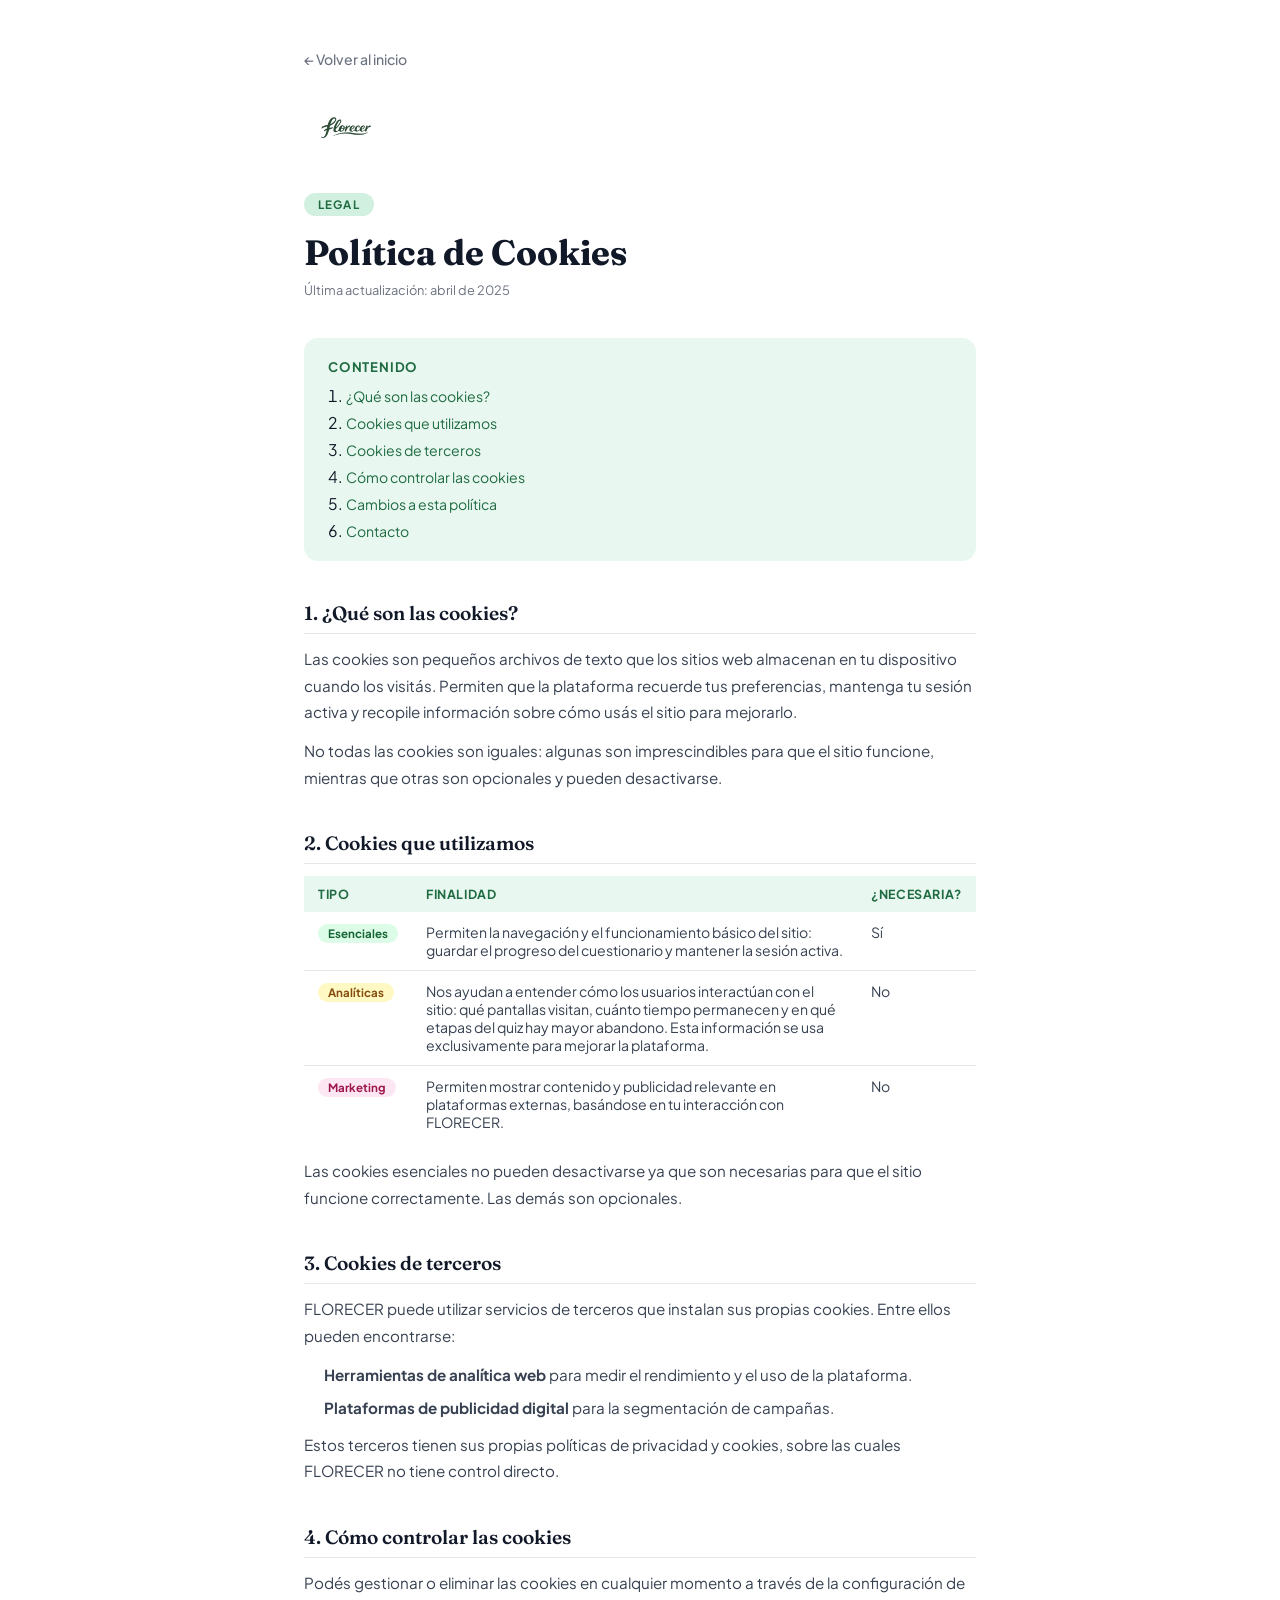
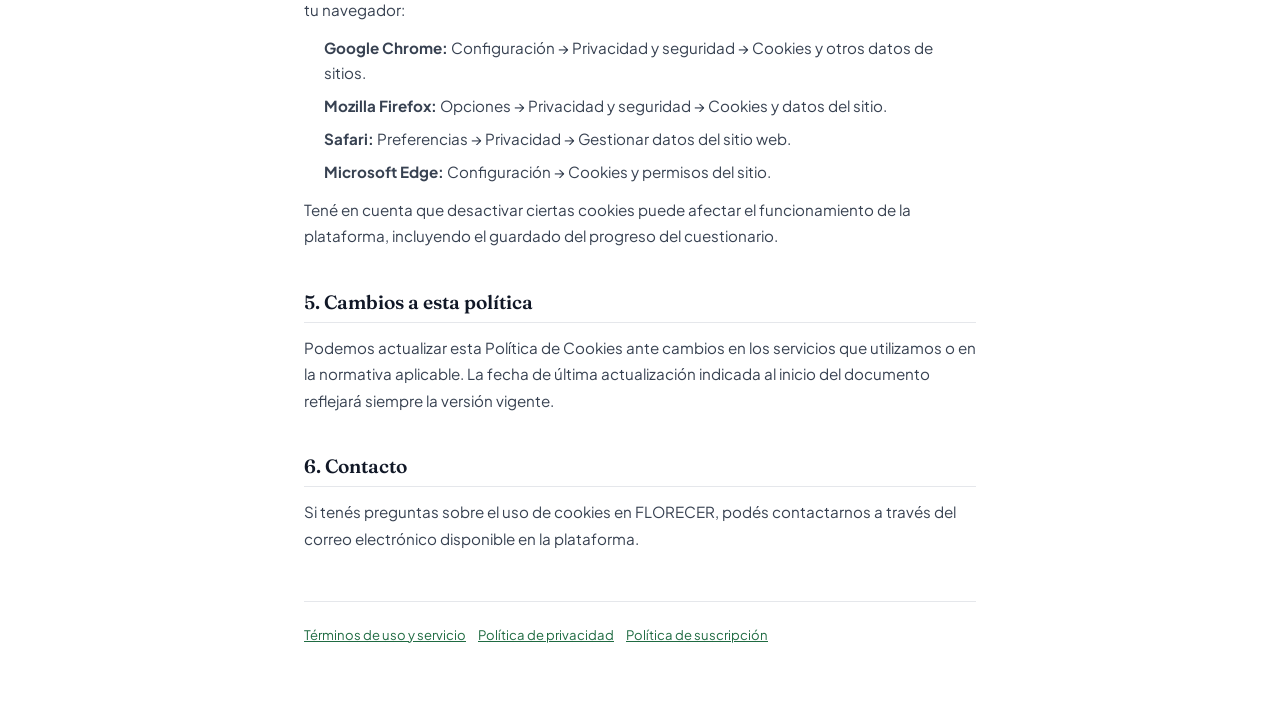
<file: cookies.html>
<!DOCTYPE html>
<html lang="es">
<head>
  <meta charset="UTF-8">
  <meta name="viewport" content="width=device-width, initial-scale=1.0">
  <title>Política de Cookies – FLORECER</title>
  <link rel="preconnect" href="https://fonts.googleapis.com">
  <link rel="preconnect" href="https://fonts.gstatic.com" crossorigin>
  <link href="https://fonts.googleapis.com/css2?family=Plus+Jakarta+Sans:wght@300;400;500;600;700&family=Fraunces:ital,opsz,wght@0,9..144,400;0,9..144,600;1,9..144,400&display=swap" rel="stylesheet">
  <link rel="icon" type="image/png" href="assets/favicono.png">
  <link rel="stylesheet" href="styles.css">
  <style>
    .legal-page { max-width: 720px; margin: 0 auto; padding: 48px 24px 80px; }
    .legal-back { display: inline-flex; align-items: center; gap: 6px; color: var(--text-muted); font-size: .88rem; font-weight: 500; margin-bottom: 32px; text-decoration: none; }
    .legal-back:hover { color: var(--green); text-decoration: none; }
    .legal-logo { height: 56px; width: auto; margin-bottom: 36px; }
    .legal-badge { font-size: .72rem; font-weight: 700; letter-spacing: .1em; text-transform: uppercase; color: var(--green-dark); background: var(--green-pale2); border-radius: 99px; padding: 4px 14px; display: inline-block; margin-bottom: 16px; }
    .legal-h1 { font-family: var(--font-head); font-size: clamp(1.6rem, 4vw, 2.2rem); font-weight: 700; color: var(--text); line-height: 1.2; margin-bottom: 8px; }
    .legal-updated { font-size: .8rem; color: var(--text-muted); margin-bottom: 40px; }
    .legal-toc { background: var(--green-pale); border-radius: var(--radius); padding: 20px 24px; margin-bottom: 40px; }
    .legal-toc p { font-size: .82rem; font-weight: 700; color: var(--green-dark); margin-bottom: 10px; text-transform: uppercase; letter-spacing: .06em; }
    .legal-toc ol { padding-left: 18px; display: flex; flex-direction: column; gap: 6px; }
    .legal-toc li a { font-size: .88rem; color: var(--green-dark); text-decoration: none; }
    .legal-toc li a:hover { text-decoration: underline; }
    .legal-section { margin-bottom: 40px; }
    .legal-section h2 { font-family: var(--font-head); font-size: 1.2rem; font-weight: 600; color: var(--text); margin-bottom: 12px; padding-bottom: 8px; border-bottom: 1.5px solid var(--border); }
    .legal-section p { font-size: .95rem; color: var(--text-mid); line-height: 1.75; margin-bottom: 12px; }
    .legal-section ul { padding-left: 20px; display: flex; flex-direction: column; gap: 8px; margin-bottom: 12px; }
    .legal-section ul li { font-size: .95rem; color: var(--text-mid); line-height: 1.65; }
    .cookie-table { width: 100%; border-collapse: collapse; margin-bottom: 16px; font-size: .88rem; }
    .cookie-table th { text-align: left; padding: 10px 14px; background: var(--green-pale); color: var(--green-dark); font-weight: 700; font-size: .78rem; text-transform: uppercase; letter-spacing: .05em; }
    .cookie-table td { padding: 11px 14px; border-bottom: 1px solid var(--border); color: var(--text-mid); vertical-align: top; }
    .cookie-table tr:last-child td { border-bottom: none; }
    .cookie-type-badge { display: inline-block; font-size: .72rem; font-weight: 700; padding: 2px 10px; border-radius: 99px; }
    .badge-essential { background: #dcfce7; color: #166534; }
    .badge-analytics { background: #fef9c3; color: #854d0e; }
    .badge-marketing { background: #fce7f3; color: #9d174d; }
    .legal-footer-nav { display: flex; flex-wrap: wrap; gap: 12px; margin-top: 48px; padding-top: 24px; border-top: 1px solid var(--border); }
    .legal-footer-nav a { font-size: .82rem; color: var(--green-dark); text-decoration: underline; }
  </style>
</head>
<body>

<div class="legal-page">

  <a class="legal-back" href="index.html">← Volver al inicio</a>
  <img src="assets/logo.png" alt="FLORECER" class="legal-logo">

  <span class="legal-badge">Legal</span>
  <h1 class="legal-h1">Política de Cookies</h1>
  <p class="legal-updated">Última actualización: abril de 2025</p>

  <div class="legal-toc">
    <p>Contenido</p>
    <ol>
      <li><a href="#que-son">¿Qué son las cookies?</a></li>
      <li><a href="#cuales">Cookies que utilizamos</a></li>
      <li><a href="#terceros">Cookies de terceros</a></li>
      <li><a href="#control">Cómo controlar las cookies</a></li>
      <li><a href="#cambios">Cambios a esta política</a></li>
      <li><a href="#contacto">Contacto</a></li>
    </ol>
  </div>

  <div class="legal-section" id="que-son">
    <h2>1. ¿Qué son las cookies?</h2>
    <p>Las cookies son pequeños archivos de texto que los sitios web almacenan en tu dispositivo cuando los visitás. Permiten que la plataforma recuerde tus preferencias, mantenga tu sesión activa y recopile información sobre cómo usás el sitio para mejorarlo.</p>
    <p>No todas las cookies son iguales: algunas son imprescindibles para que el sitio funcione, mientras que otras son opcionales y pueden desactivarse.</p>
  </div>

  <div class="legal-section" id="cuales">
    <h2>2. Cookies que utilizamos</h2>
    <table class="cookie-table">
      <thead>
        <tr>
          <th>Tipo</th>
          <th>Finalidad</th>
          <th>¿Necesaria?</th>
        </tr>
      </thead>
      <tbody>
        <tr>
          <td><span class="cookie-type-badge badge-essential">Esenciales</span></td>
          <td>Permiten la navegación y el funcionamiento básico del sitio: guardar el progreso del cuestionario y mantener la sesión activa.</td>
          <td>Sí</td>
        </tr>
        <tr>
          <td><span class="cookie-type-badge badge-analytics">Analíticas</span></td>
          <td>Nos ayudan a entender cómo los usuarios interactúan con el sitio: qué pantallas visitan, cuánto tiempo permanecen y en qué etapas del quiz hay mayor abandono. Esta información se usa exclusivamente para mejorar la plataforma.</td>
          <td>No</td>
        </tr>
        <tr>
          <td><span class="cookie-type-badge badge-marketing">Marketing</span></td>
          <td>Permiten mostrar contenido y publicidad relevante en plataformas externas, basándose en tu interacción con FLORECER.</td>
          <td>No</td>
        </tr>
      </tbody>
    </table>
    <p>Las cookies esenciales no pueden desactivarse ya que son necesarias para que el sitio funcione correctamente. Las demás son opcionales.</p>
  </div>

  <div class="legal-section" id="terceros">
    <h2>3. Cookies de terceros</h2>
    <p>FLORECER puede utilizar servicios de terceros que instalan sus propias cookies. Entre ellos pueden encontrarse:</p>
    <ul>
      <li><strong>Herramientas de analítica web</strong> para medir el rendimiento y el uso de la plataforma.</li>
      <li><strong>Plataformas de publicidad digital</strong> para la segmentación de campañas.</li>
    </ul>
    <p>Estos terceros tienen sus propias políticas de privacidad y cookies, sobre las cuales FLORECER no tiene control directo.</p>
  </div>

  <div class="legal-section" id="control">
    <h2>4. Cómo controlar las cookies</h2>
    <p>Podés gestionar o eliminar las cookies en cualquier momento a través de la configuración de tu navegador:</p>
    <ul>
      <li><strong>Google Chrome:</strong> Configuración → Privacidad y seguridad → Cookies y otros datos de sitios.</li>
      <li><strong>Mozilla Firefox:</strong> Opciones → Privacidad y seguridad → Cookies y datos del sitio.</li>
      <li><strong>Safari:</strong> Preferencias → Privacidad → Gestionar datos del sitio web.</li>
      <li><strong>Microsoft Edge:</strong> Configuración → Cookies y permisos del sitio.</li>
    </ul>
    <p>Tené en cuenta que desactivar ciertas cookies puede afectar el funcionamiento de la plataforma, incluyendo el guardado del progreso del cuestionario.</p>
  </div>

  <div class="legal-section" id="cambios">
    <h2>5. Cambios a esta política</h2>
    <p>Podemos actualizar esta Política de Cookies ante cambios en los servicios que utilizamos o en la normativa aplicable. La fecha de última actualización indicada al inicio del documento reflejará siempre la versión vigente.</p>
  </div>

  <div class="legal-section" id="contacto">
    <h2>6. Contacto</h2>
    <p>Si tenés preguntas sobre el uso de cookies en FLORECER, podés contactarnos a través del correo electrónico disponible en la plataforma.</p>
  </div>

  <div class="legal-footer-nav">
    <a href="terminos.html">Términos de uso y servicio</a>
    <a href="privacidad.html">Política de privacidad</a>
    <a href="suscripcion.html">Política de suscripción</a>
  </div>

</div>

</body>
</html>
</file>
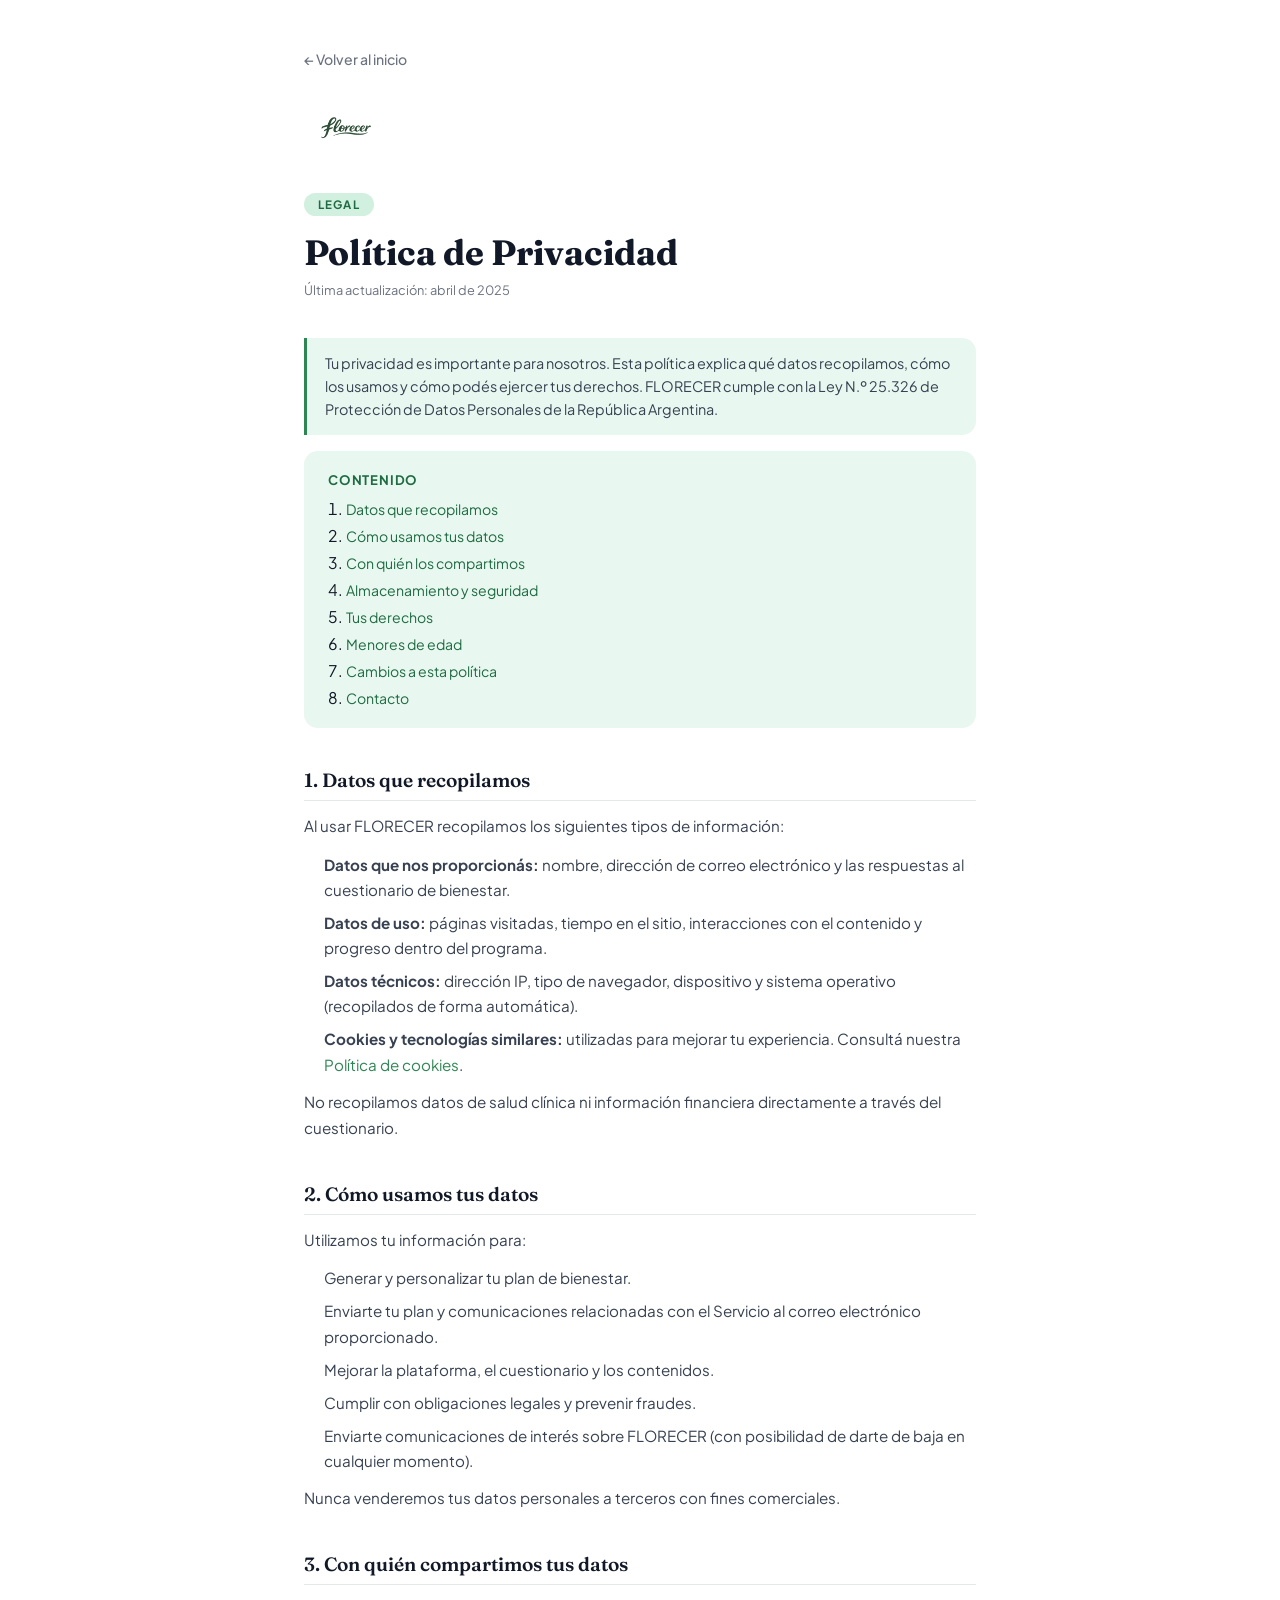
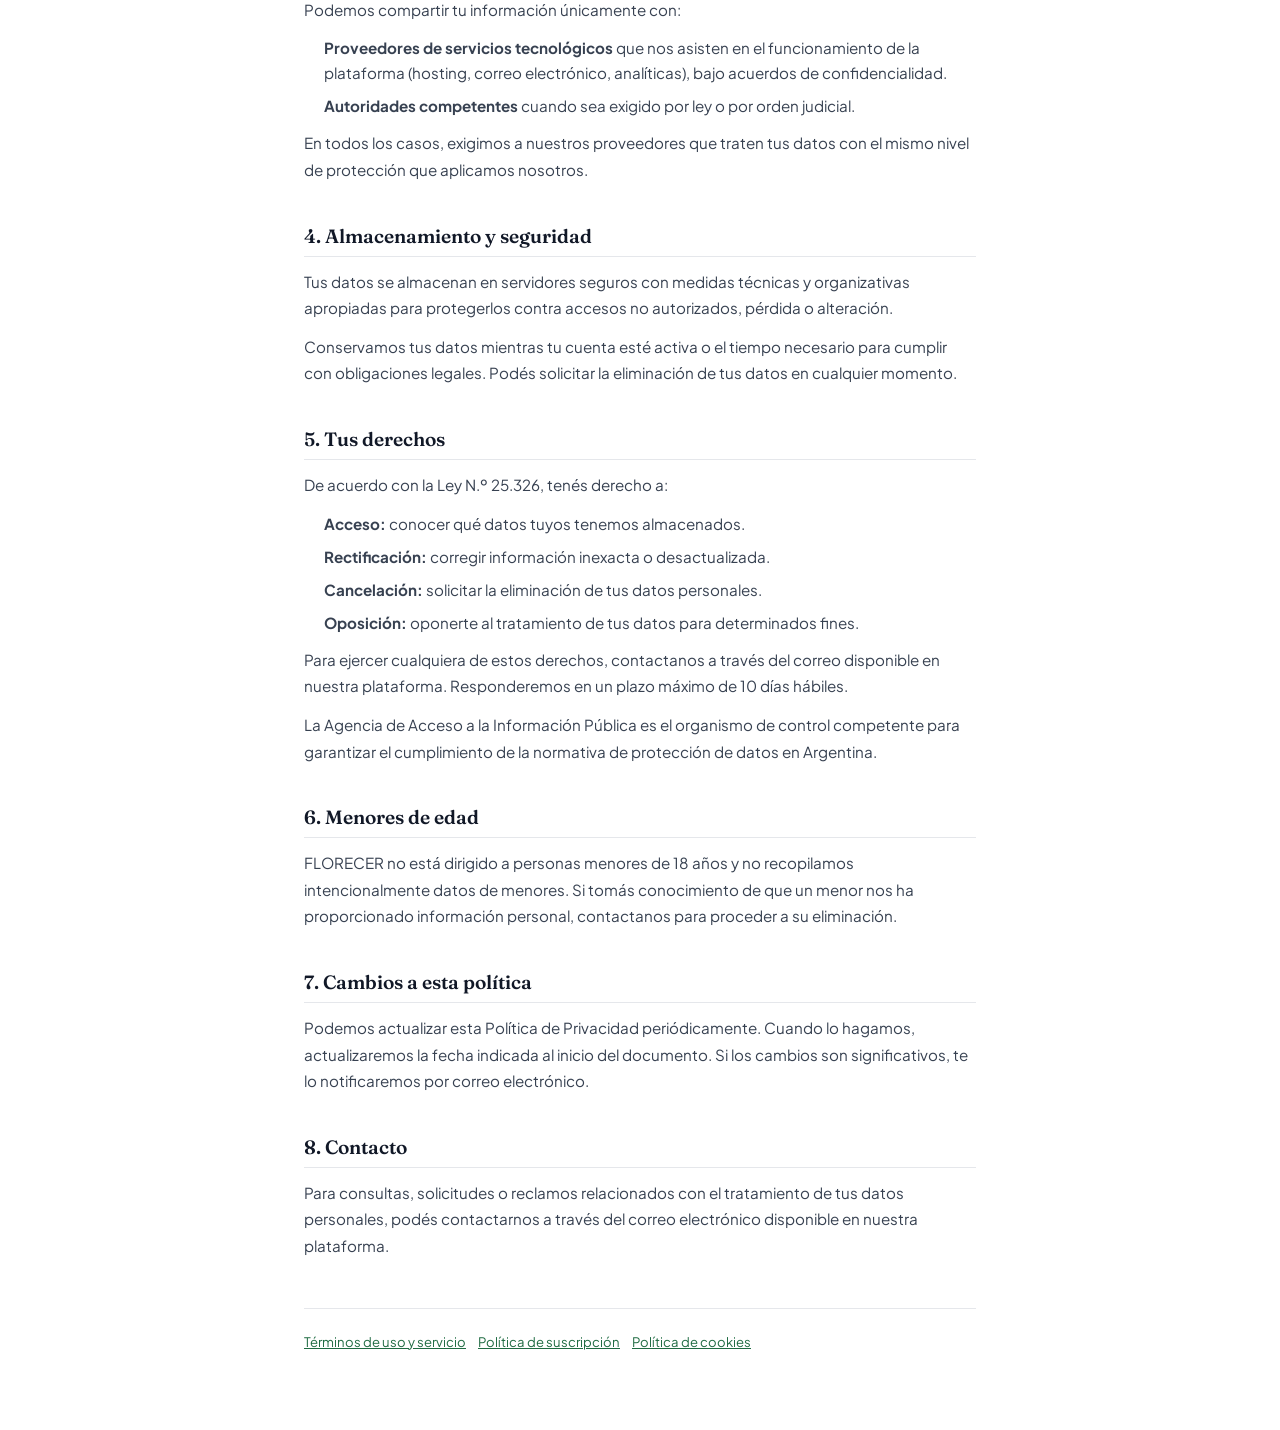
<file: privacidad.html>
<!DOCTYPE html>
<html lang="es">
<head>
  <meta charset="UTF-8">
  <meta name="viewport" content="width=device-width, initial-scale=1.0">
  <title>Política de Privacidad – FLORECER</title>
  <link rel="preconnect" href="https://fonts.googleapis.com">
  <link rel="preconnect" href="https://fonts.gstatic.com" crossorigin>
  <link href="https://fonts.googleapis.com/css2?family=Plus+Jakarta+Sans:wght@300;400;500;600;700&family=Fraunces:ital,opsz,wght@0,9..144,400;0,9..144,600;1,9..144,400&display=swap" rel="stylesheet">
  <link rel="icon" type="image/png" href="assets/favicono.png">
  <link rel="stylesheet" href="styles.css">
  <style>
    .legal-page { max-width: 720px; margin: 0 auto; padding: 48px 24px 80px; }
    .legal-back { display: inline-flex; align-items: center; gap: 6px; color: var(--text-muted); font-size: .88rem; font-weight: 500; margin-bottom: 32px; text-decoration: none; }
    .legal-back:hover { color: var(--green); text-decoration: none; }
    .legal-logo { height: 56px; width: auto; margin-bottom: 36px; }
    .legal-badge { font-size: .72rem; font-weight: 700; letter-spacing: .1em; text-transform: uppercase; color: var(--green-dark); background: var(--green-pale2); border-radius: 99px; padding: 4px 14px; display: inline-block; margin-bottom: 16px; }
    .legal-h1 { font-family: var(--font-head); font-size: clamp(1.6rem, 4vw, 2.2rem); font-weight: 700; color: var(--text); line-height: 1.2; margin-bottom: 8px; }
    .legal-updated { font-size: .8rem; color: var(--text-muted); margin-bottom: 40px; }
    .legal-toc { background: var(--green-pale); border-radius: var(--radius); padding: 20px 24px; margin-bottom: 40px; }
    .legal-toc p { font-size: .82rem; font-weight: 700; color: var(--green-dark); margin-bottom: 10px; text-transform: uppercase; letter-spacing: .06em; }
    .legal-toc ol { padding-left: 18px; display: flex; flex-direction: column; gap: 6px; }
    .legal-toc li a { font-size: .88rem; color: var(--green-dark); text-decoration: none; }
    .legal-toc li a:hover { text-decoration: underline; }
    .legal-section { margin-bottom: 40px; }
    .legal-section h2 { font-family: var(--font-head); font-size: 1.2rem; font-weight: 600; color: var(--text); margin-bottom: 12px; padding-bottom: 8px; border-bottom: 1.5px solid var(--border); }
    .legal-section p { font-size: .95rem; color: var(--text-mid); line-height: 1.75; margin-bottom: 12px; }
    .legal-section ul { padding-left: 20px; display: flex; flex-direction: column; gap: 8px; margin-bottom: 12px; }
    .legal-section ul li { font-size: .95rem; color: var(--text-mid); line-height: 1.65; }
    .legal-highlight { background: var(--green-pale); border-left: 3px solid var(--green); border-radius: 0 var(--radius) var(--radius) 0; padding: 14px 18px; margin-bottom: 16px; font-size: .9rem; color: var(--text-mid); line-height: 1.6; }
    .legal-footer-nav { display: flex; flex-wrap: wrap; gap: 12px; margin-top: 48px; padding-top: 24px; border-top: 1px solid var(--border); }
    .legal-footer-nav a { font-size: .82rem; color: var(--green-dark); text-decoration: underline; }
  </style>
</head>
<body>

<div class="legal-page">

  <a class="legal-back" href="index.html">← Volver al inicio</a>
  <img src="assets/logo.png" alt="FLORECER" class="legal-logo">

  <span class="legal-badge">Legal</span>
  <h1 class="legal-h1">Política de Privacidad</h1>
  <p class="legal-updated">Última actualización: abril de 2025</p>

  <div class="legal-highlight">
    Tu privacidad es importante para nosotros. Esta política explica qué datos recopilamos, cómo los usamos y cómo podés ejercer tus derechos. FLORECER cumple con la Ley N.º 25.326 de Protección de Datos Personales de la República Argentina.
  </div>

  <div class="legal-toc">
    <p>Contenido</p>
    <ol>
      <li><a href="#datos">Datos que recopilamos</a></li>
      <li><a href="#uso">Cómo usamos tus datos</a></li>
      <li><a href="#compartir">Con quién los compartimos</a></li>
      <li><a href="#almacenamiento">Almacenamiento y seguridad</a></li>
      <li><a href="#derechos">Tus derechos</a></li>
      <li><a href="#menores">Menores de edad</a></li>
      <li><a href="#cambios">Cambios a esta política</a></li>
      <li><a href="#contacto">Contacto</a></li>
    </ol>
  </div>

  <div class="legal-section" id="datos">
    <h2>1. Datos que recopilamos</h2>
    <p>Al usar FLORECER recopilamos los siguientes tipos de información:</p>
    <ul>
      <li><strong>Datos que nos proporcionás:</strong> nombre, dirección de correo electrónico y las respuestas al cuestionario de bienestar.</li>
      <li><strong>Datos de uso:</strong> páginas visitadas, tiempo en el sitio, interacciones con el contenido y progreso dentro del programa.</li>
      <li><strong>Datos técnicos:</strong> dirección IP, tipo de navegador, dispositivo y sistema operativo (recopilados de forma automática).</li>
      <li><strong>Cookies y tecnologías similares:</strong> utilizadas para mejorar tu experiencia. Consultá nuestra <a href="cookies.html">Política de cookies</a>.</li>
    </ul>
    <p>No recopilamos datos de salud clínica ni información financiera directamente a través del cuestionario.</p>
  </div>

  <div class="legal-section" id="uso">
    <h2>2. Cómo usamos tus datos</h2>
    <p>Utilizamos tu información para:</p>
    <ul>
      <li>Generar y personalizar tu plan de bienestar.</li>
      <li>Enviarte tu plan y comunicaciones relacionadas con el Servicio al correo electrónico proporcionado.</li>
      <li>Mejorar la plataforma, el cuestionario y los contenidos.</li>
      <li>Cumplir con obligaciones legales y prevenir fraudes.</li>
      <li>Enviarte comunicaciones de interés sobre FLORECER (con posibilidad de darte de baja en cualquier momento).</li>
    </ul>
    <p>Nunca venderemos tus datos personales a terceros con fines comerciales.</p>
  </div>

  <div class="legal-section" id="compartir">
    <h2>3. Con quién compartimos tus datos</h2>
    <p>Podemos compartir tu información únicamente con:</p>
    <ul>
      <li><strong>Proveedores de servicios tecnológicos</strong> que nos asisten en el funcionamiento de la plataforma (hosting, correo electrónico, analíticas), bajo acuerdos de confidencialidad.</li>
      <li><strong>Autoridades competentes</strong> cuando sea exigido por ley o por orden judicial.</li>
    </ul>
    <p>En todos los casos, exigimos a nuestros proveedores que traten tus datos con el mismo nivel de protección que aplicamos nosotros.</p>
  </div>

  <div class="legal-section" id="almacenamiento">
    <h2>4. Almacenamiento y seguridad</h2>
    <p>Tus datos se almacenan en servidores seguros con medidas técnicas y organizativas apropiadas para protegerlos contra accesos no autorizados, pérdida o alteración.</p>
    <p>Conservamos tus datos mientras tu cuenta esté activa o el tiempo necesario para cumplir con obligaciones legales. Podés solicitar la eliminación de tus datos en cualquier momento.</p>
  </div>

  <div class="legal-section" id="derechos">
    <h2>5. Tus derechos</h2>
    <p>De acuerdo con la Ley N.º 25.326, tenés derecho a:</p>
    <ul>
      <li><strong>Acceso:</strong> conocer qué datos tuyos tenemos almacenados.</li>
      <li><strong>Rectificación:</strong> corregir información inexacta o desactualizada.</li>
      <li><strong>Cancelación:</strong> solicitar la eliminación de tus datos personales.</li>
      <li><strong>Oposición:</strong> oponerte al tratamiento de tus datos para determinados fines.</li>
    </ul>
    <p>Para ejercer cualquiera de estos derechos, contactanos a través del correo disponible en nuestra plataforma. Responderemos en un plazo máximo de 10 días hábiles.</p>
    <p>La Agencia de Acceso a la Información Pública es el organismo de control competente para garantizar el cumplimiento de la normativa de protección de datos en Argentina.</p>
  </div>

  <div class="legal-section" id="menores">
    <h2>6. Menores de edad</h2>
    <p>FLORECER no está dirigido a personas menores de 18 años y no recopilamos intencionalmente datos de menores. Si tomás conocimiento de que un menor nos ha proporcionado información personal, contactanos para proceder a su eliminación.</p>
  </div>

  <div class="legal-section" id="cambios">
    <h2>7. Cambios a esta política</h2>
    <p>Podemos actualizar esta Política de Privacidad periódicamente. Cuando lo hagamos, actualizaremos la fecha indicada al inicio del documento. Si los cambios son significativos, te lo notificaremos por correo electrónico.</p>
  </div>

  <div class="legal-section" id="contacto">
    <h2>8. Contacto</h2>
    <p>Para consultas, solicitudes o reclamos relacionados con el tratamiento de tus datos personales, podés contactarnos a través del correo electrónico disponible en nuestra plataforma.</p>
  </div>

  <div class="legal-footer-nav">
    <a href="terminos.html">Términos de uso y servicio</a>
    <a href="suscripcion.html">Política de suscripción</a>
    <a href="cookies.html">Política de cookies</a>
  </div>

</div>

</body>
</html>
</file>
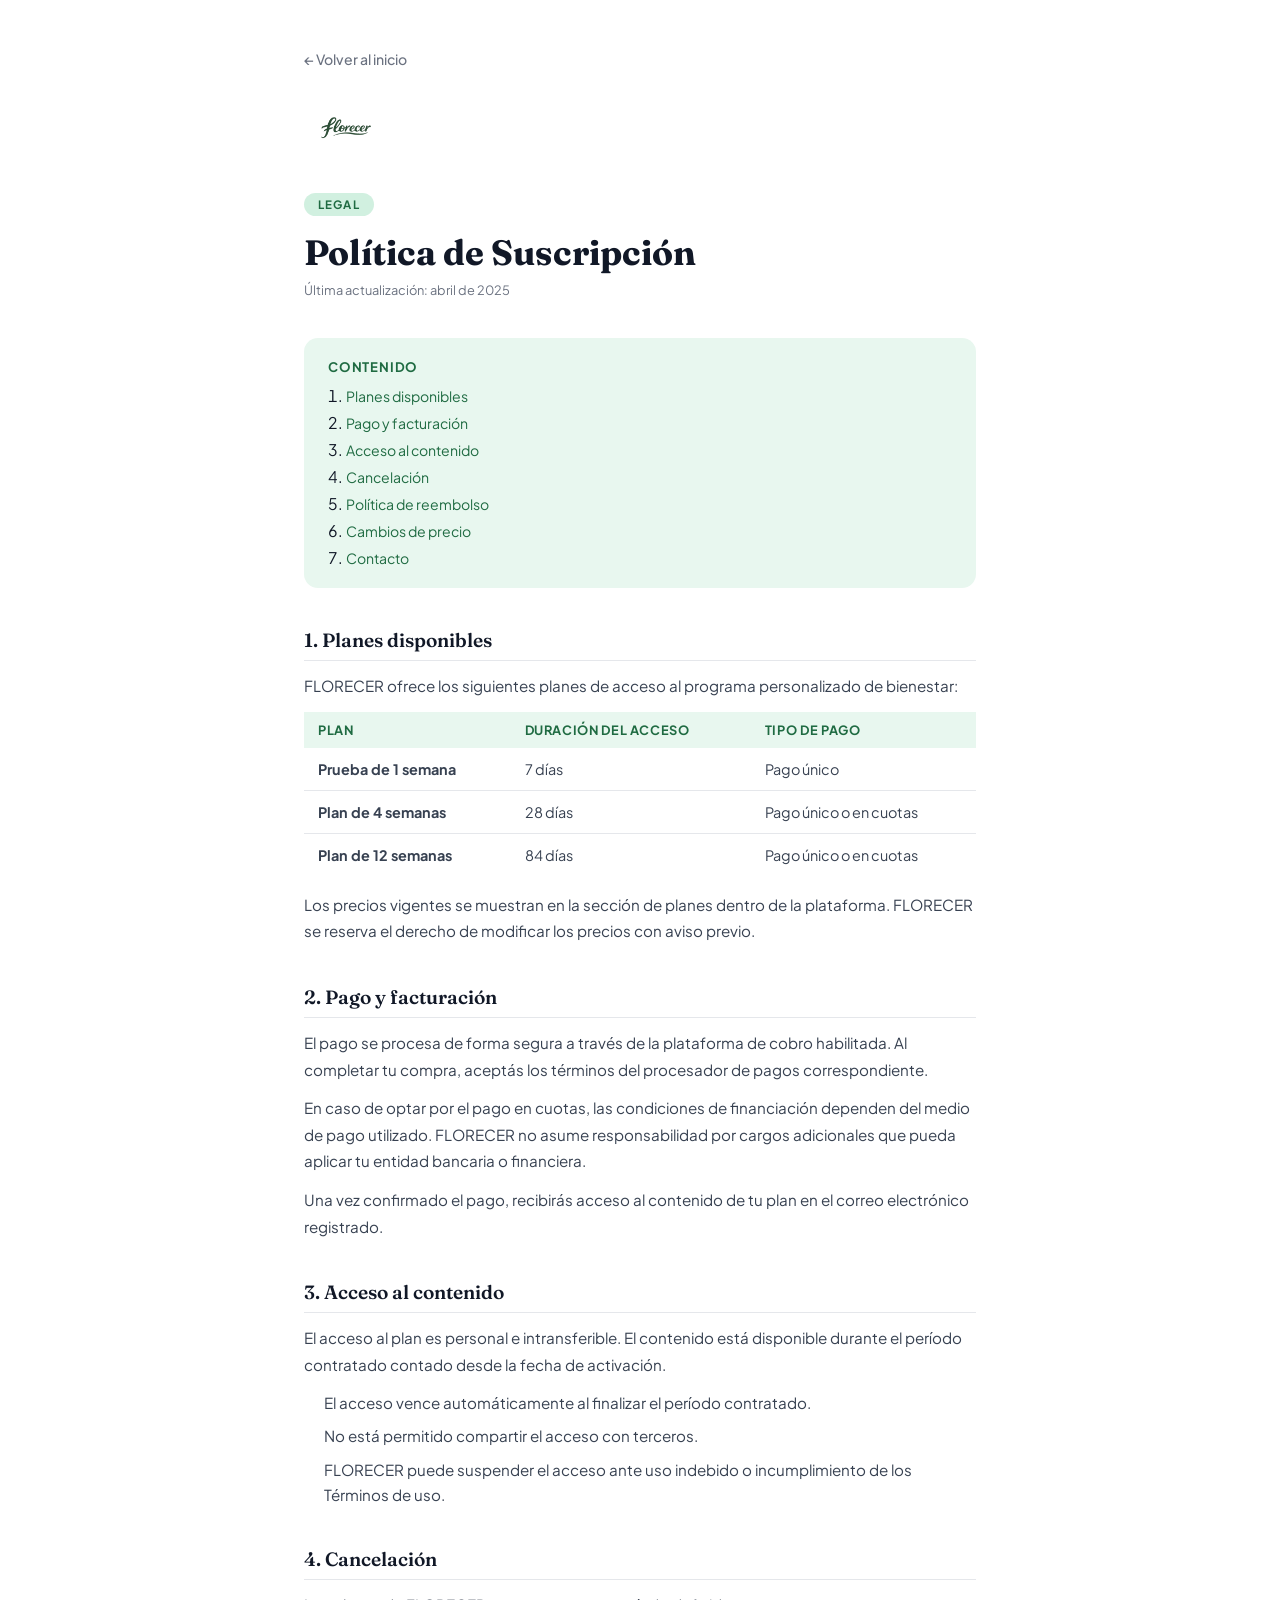
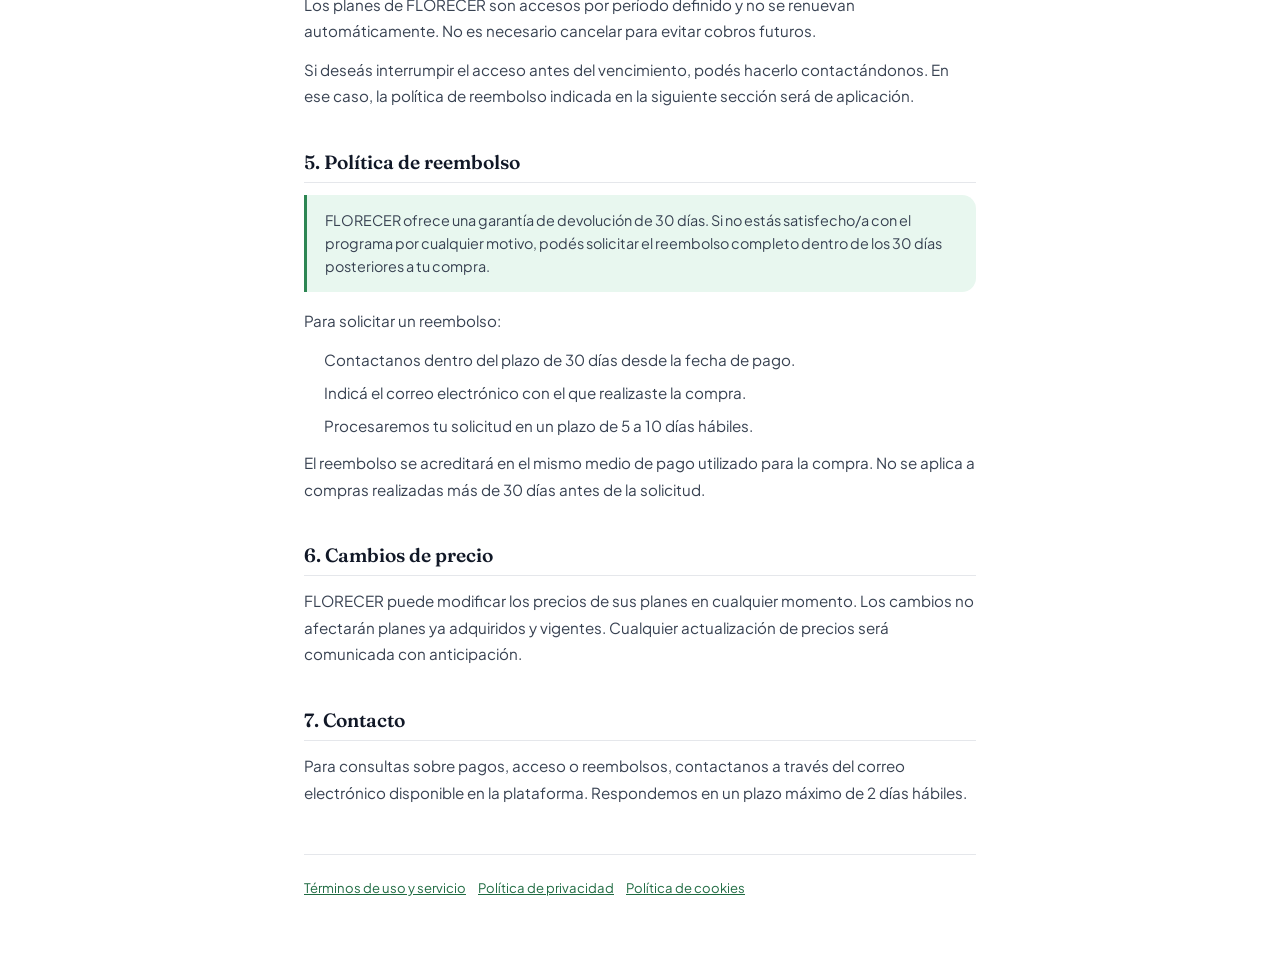
<file: suscripcion.html>
<!DOCTYPE html>
<html lang="es">
<head>
  <meta charset="UTF-8">
  <meta name="viewport" content="width=device-width, initial-scale=1.0">
  <title>Política de Suscripción – FLORECER</title>
  <link rel="preconnect" href="https://fonts.googleapis.com">
  <link rel="preconnect" href="https://fonts.gstatic.com" crossorigin>
  <link href="https://fonts.googleapis.com/css2?family=Plus+Jakarta+Sans:wght@300;400;500;600;700&family=Fraunces:ital,opsz,wght@0,9..144,400;0,9..144,600;1,9..144,400&display=swap" rel="stylesheet">
  <link rel="icon" type="image/png" href="assets/favicono.png">
  <link rel="stylesheet" href="styles.css">
  <style>
    .legal-page { max-width: 720px; margin: 0 auto; padding: 48px 24px 80px; }
    .legal-back { display: inline-flex; align-items: center; gap: 6px; color: var(--text-muted); font-size: .88rem; font-weight: 500; margin-bottom: 32px; text-decoration: none; }
    .legal-back:hover { color: var(--green); text-decoration: none; }
    .legal-logo { height: 56px; width: auto; margin-bottom: 36px; }
    .legal-badge { font-size: .72rem; font-weight: 700; letter-spacing: .1em; text-transform: uppercase; color: var(--green-dark); background: var(--green-pale2); border-radius: 99px; padding: 4px 14px; display: inline-block; margin-bottom: 16px; }
    .legal-h1 { font-family: var(--font-head); font-size: clamp(1.6rem, 4vw, 2.2rem); font-weight: 700; color: var(--text); line-height: 1.2; margin-bottom: 8px; }
    .legal-updated { font-size: .8rem; color: var(--text-muted); margin-bottom: 40px; }
    .legal-toc { background: var(--green-pale); border-radius: var(--radius); padding: 20px 24px; margin-bottom: 40px; }
    .legal-toc p { font-size: .82rem; font-weight: 700; color: var(--green-dark); margin-bottom: 10px; text-transform: uppercase; letter-spacing: .06em; }
    .legal-toc ol { padding-left: 18px; display: flex; flex-direction: column; gap: 6px; }
    .legal-toc li a { font-size: .88rem; color: var(--green-dark); text-decoration: none; }
    .legal-toc li a:hover { text-decoration: underline; }
    .legal-section { margin-bottom: 40px; }
    .legal-section h2 { font-family: var(--font-head); font-size: 1.2rem; font-weight: 600; color: var(--text); margin-bottom: 12px; padding-bottom: 8px; border-bottom: 1.5px solid var(--border); }
    .legal-section p { font-size: .95rem; color: var(--text-mid); line-height: 1.75; margin-bottom: 12px; }
    .legal-section ul { padding-left: 20px; display: flex; flex-direction: column; gap: 8px; margin-bottom: 12px; }
    .legal-section ul li { font-size: .95rem; color: var(--text-mid); line-height: 1.65; }
    .legal-highlight { background: var(--green-pale); border-left: 3px solid var(--green); border-radius: 0 var(--radius) var(--radius) 0; padding: 14px 18px; margin-bottom: 16px; font-size: .9rem; color: var(--text-mid); line-height: 1.6; }
    .plan-table { width: 100%; border-collapse: collapse; margin-bottom: 16px; font-size: .9rem; }
    .plan-table th { text-align: left; padding: 10px 14px; background: var(--green-pale); color: var(--green-dark); font-weight: 700; font-size: .8rem; text-transform: uppercase; letter-spacing: .05em; }
    .plan-table td { padding: 12px 14px; border-bottom: 1px solid var(--border); color: var(--text-mid); }
    .plan-table tr:last-child td { border-bottom: none; }
    .legal-footer-nav { display: flex; flex-wrap: wrap; gap: 12px; margin-top: 48px; padding-top: 24px; border-top: 1px solid var(--border); }
    .legal-footer-nav a { font-size: .82rem; color: var(--green-dark); text-decoration: underline; }
  </style>
</head>
<body>

<div class="legal-page">

  <a class="legal-back" href="index.html">← Volver al inicio</a>
  <img src="assets/logo.png" alt="FLORECER" class="legal-logo">

  <span class="legal-badge">Legal</span>
  <h1 class="legal-h1">Política de Suscripción</h1>
  <p class="legal-updated">Última actualización: abril de 2025</p>

  <div class="legal-toc">
    <p>Contenido</p>
    <ol>
      <li><a href="#planes">Planes disponibles</a></li>
      <li><a href="#pago">Pago y facturación</a></li>
      <li><a href="#acceso">Acceso al contenido</a></li>
      <li><a href="#cancelacion">Cancelación</a></li>
      <li><a href="#reembolso">Política de reembolso</a></li>
      <li><a href="#cambios">Cambios de precio</a></li>
      <li><a href="#contacto">Contacto</a></li>
    </ol>
  </div>

  <div class="legal-section" id="planes">
    <h2>1. Planes disponibles</h2>
    <p>FLORECER ofrece los siguientes planes de acceso al programa personalizado de bienestar:</p>
    <table class="plan-table">
      <thead>
        <tr>
          <th>Plan</th>
          <th>Duración del acceso</th>
          <th>Tipo de pago</th>
        </tr>
      </thead>
      <tbody>
        <tr>
          <td><strong>Prueba de 1 semana</strong></td>
          <td>7 días</td>
          <td>Pago único</td>
        </tr>
        <tr>
          <td><strong>Plan de 4 semanas</strong></td>
          <td>28 días</td>
          <td>Pago único o en cuotas</td>
        </tr>
        <tr>
          <td><strong>Plan de 12 semanas</strong></td>
          <td>84 días</td>
          <td>Pago único o en cuotas</td>
        </tr>
      </tbody>
    </table>
    <p>Los precios vigentes se muestran en la sección de planes dentro de la plataforma. FLORECER se reserva el derecho de modificar los precios con aviso previo.</p>
  </div>

  <div class="legal-section" id="pago">
    <h2>2. Pago y facturación</h2>
    <p>El pago se procesa de forma segura a través de la plataforma de cobro habilitada. Al completar tu compra, aceptás los términos del procesador de pagos correspondiente.</p>
    <p>En caso de optar por el pago en cuotas, las condiciones de financiación dependen del medio de pago utilizado. FLORECER no asume responsabilidad por cargos adicionales que pueda aplicar tu entidad bancaria o financiera.</p>
    <p>Una vez confirmado el pago, recibirás acceso al contenido de tu plan en el correo electrónico registrado.</p>
  </div>

  <div class="legal-section" id="acceso">
    <h2>3. Acceso al contenido</h2>
    <p>El acceso al plan es personal e intransferible. El contenido está disponible durante el período contratado contado desde la fecha de activación.</p>
    <ul>
      <li>El acceso vence automáticamente al finalizar el período contratado.</li>
      <li>No está permitido compartir el acceso con terceros.</li>
      <li>FLORECER puede suspender el acceso ante uso indebido o incumplimiento de los Términos de uso.</li>
    </ul>
  </div>

  <div class="legal-section" id="cancelacion">
    <h2>4. Cancelación</h2>
    <p>Los planes de FLORECER son accesos por período definido y no se renuevan automáticamente. No es necesario cancelar para evitar cobros futuros.</p>
    <p>Si deseás interrumpir el acceso antes del vencimiento, podés hacerlo contactándonos. En ese caso, la política de reembolso indicada en la siguiente sección será de aplicación.</p>
  </div>

  <div class="legal-section" id="reembolso">
    <h2>5. Política de reembolso</h2>
    <div class="legal-highlight">
      FLORECER ofrece una garantía de devolución de 30 días. Si no estás satisfecho/a con el programa por cualquier motivo, podés solicitar el reembolso completo dentro de los 30 días posteriores a tu compra.
    </div>
    <p>Para solicitar un reembolso:</p>
    <ul>
      <li>Contactanos dentro del plazo de 30 días desde la fecha de pago.</li>
      <li>Indicá el correo electrónico con el que realizaste la compra.</li>
      <li>Procesaremos tu solicitud en un plazo de 5 a 10 días hábiles.</li>
    </ul>
    <p>El reembolso se acreditará en el mismo medio de pago utilizado para la compra. No se aplica a compras realizadas más de 30 días antes de la solicitud.</p>
  </div>

  <div class="legal-section" id="cambios">
    <h2>6. Cambios de precio</h2>
    <p>FLORECER puede modificar los precios de sus planes en cualquier momento. Los cambios no afectarán planes ya adquiridos y vigentes. Cualquier actualización de precios será comunicada con anticipación.</p>
  </div>

  <div class="legal-section" id="contacto">
    <h2>7. Contacto</h2>
    <p>Para consultas sobre pagos, acceso o reembolsos, contactanos a través del correo electrónico disponible en la plataforma. Respondemos en un plazo máximo de 2 días hábiles.</p>
  </div>

  <div class="legal-footer-nav">
    <a href="terminos.html">Términos de uso y servicio</a>
    <a href="privacidad.html">Política de privacidad</a>
    <a href="cookies.html">Política de cookies</a>
  </div>

</div>

</body>
</html>
</file>
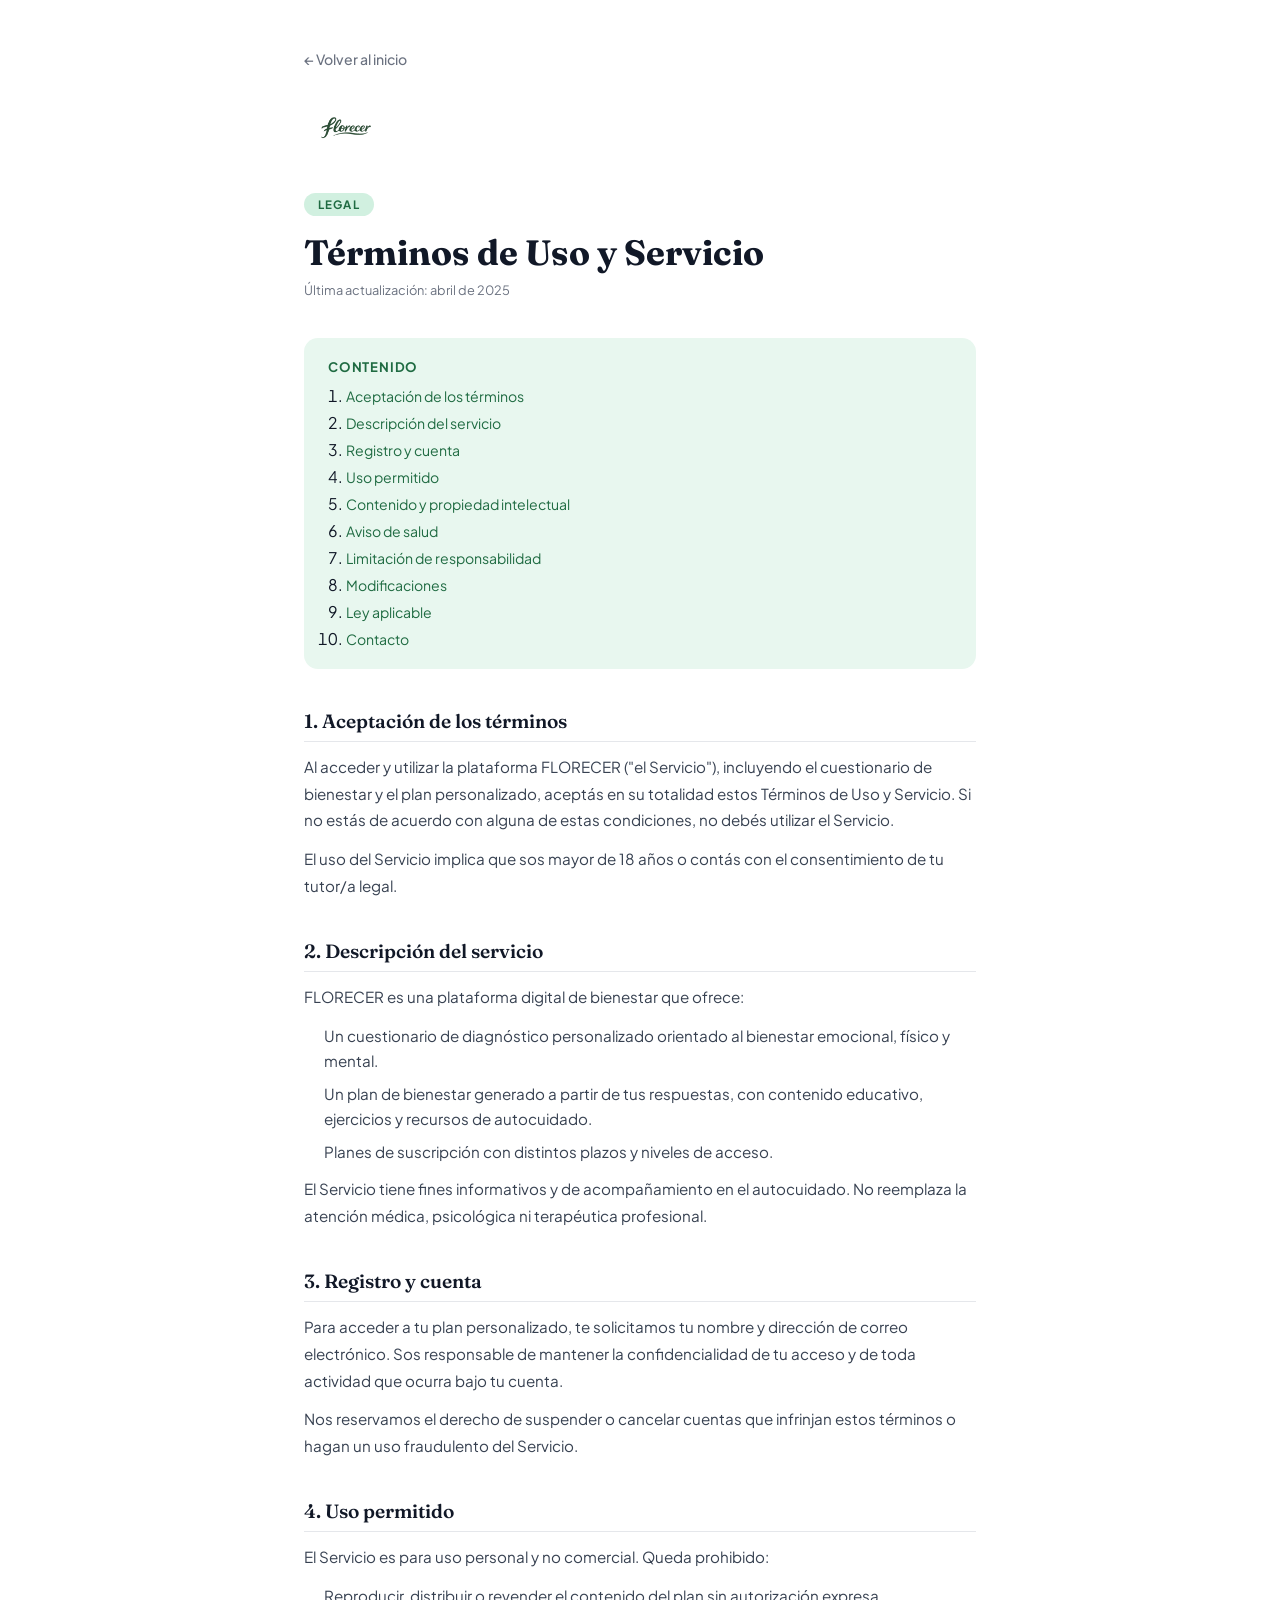
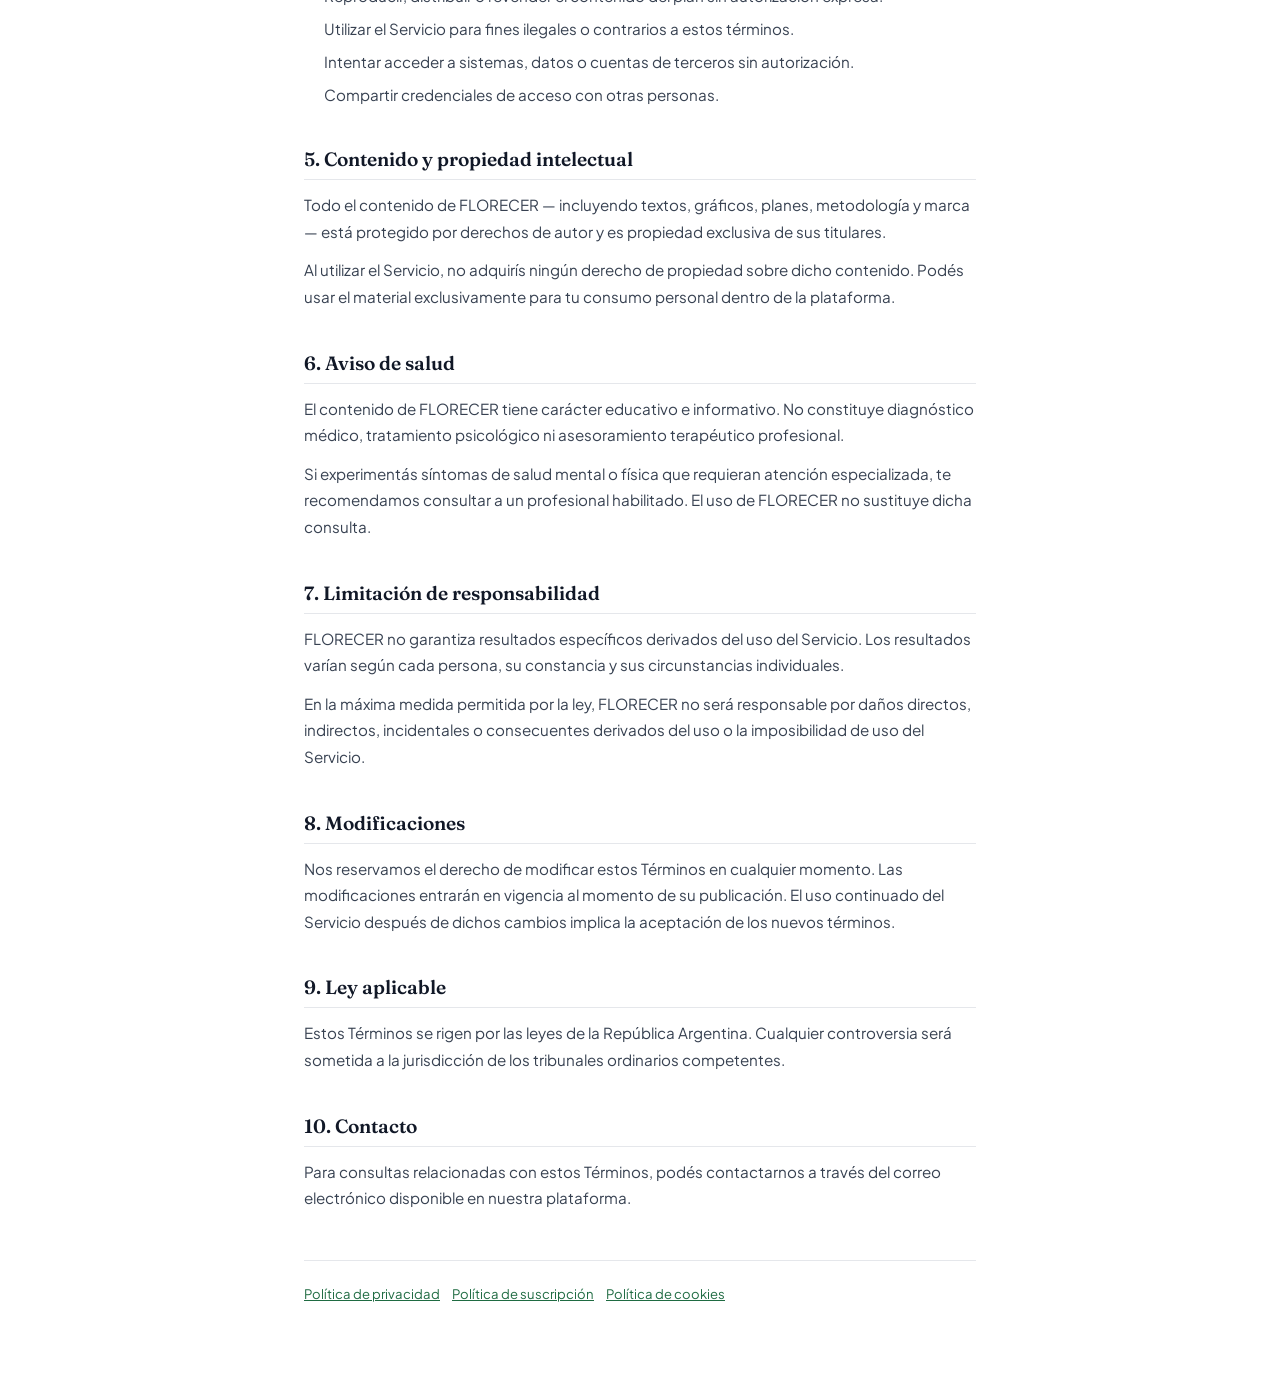
<file: terminos.html>
<!DOCTYPE html>
<html lang="es">
<head>
  <meta charset="UTF-8">
  <meta name="viewport" content="width=device-width, initial-scale=1.0">
  <title>Términos de Uso y Servicio – FLORECER</title>
  <link rel="preconnect" href="https://fonts.googleapis.com">
  <link rel="preconnect" href="https://fonts.gstatic.com" crossorigin>
  <link href="https://fonts.googleapis.com/css2?family=Plus+Jakarta+Sans:wght@300;400;500;600;700&family=Fraunces:ital,opsz,wght@0,9..144,400;0,9..144,600;1,9..144,400&display=swap" rel="stylesheet">
  <link rel="icon" type="image/png" href="assets/logo.png">
  <link rel="icon" type="image/png" href="assets/favicono.png">
  <link rel="stylesheet" href="styles.css">
  <style>
    .legal-page { max-width: 720px; margin: 0 auto; padding: 48px 24px 80px; }
    .legal-back { display: inline-flex; align-items: center; gap: 6px; color: var(--text-muted); font-size: .88rem; font-weight: 500; margin-bottom: 32px; text-decoration: none; }
    .legal-back:hover { color: var(--green); text-decoration: none; }
    .legal-logo { height: 56px; width: auto; margin-bottom: 36px; }
    .legal-badge { font-size: .72rem; font-weight: 700; letter-spacing: .1em; text-transform: uppercase; color: var(--green-dark); background: var(--green-pale2); border-radius: 99px; padding: 4px 14px; display: inline-block; margin-bottom: 16px; }
    .legal-h1 { font-family: var(--font-head); font-size: clamp(1.6rem, 4vw, 2.2rem); font-weight: 700; color: var(--text); line-height: 1.2; margin-bottom: 8px; }
    .legal-updated { font-size: .8rem; color: var(--text-muted); margin-bottom: 40px; }
    .legal-toc { background: var(--green-pale); border-radius: var(--radius); padding: 20px 24px; margin-bottom: 40px; }
    .legal-toc p { font-size: .82rem; font-weight: 700; color: var(--green-dark); margin-bottom: 10px; text-transform: uppercase; letter-spacing: .06em; }
    .legal-toc ol { padding-left: 18px; display: flex; flex-direction: column; gap: 6px; }
    .legal-toc li a { font-size: .88rem; color: var(--green-dark); text-decoration: none; }
    .legal-toc li a:hover { text-decoration: underline; }
    .legal-section { margin-bottom: 40px; }
    .legal-section h2 { font-family: var(--font-head); font-size: 1.2rem; font-weight: 600; color: var(--text); margin-bottom: 12px; padding-bottom: 8px; border-bottom: 1.5px solid var(--border); }
    .legal-section p { font-size: .95rem; color: var(--text-mid); line-height: 1.75; margin-bottom: 12px; }
    .legal-section ul { padding-left: 20px; display: flex; flex-direction: column; gap: 8px; margin-bottom: 12px; }
    .legal-section ul li { font-size: .95rem; color: var(--text-mid); line-height: 1.65; }
    .legal-divider { border: none; border-top: 1px solid var(--border); margin: 40px 0; }
    .legal-footer-nav { display: flex; flex-wrap: wrap; gap: 12px; margin-top: 48px; padding-top: 24px; border-top: 1px solid var(--border); }
    .legal-footer-nav a { font-size: .82rem; color: var(--green-dark); text-decoration: underline; }
  </style>
</head>
<body>

<div class="legal-page">

  <a class="legal-back" href="index.html">← Volver al inicio</a>
  <img src="assets/logo.png" alt="FLORECER" class="legal-logo">

  <span class="legal-badge">Legal</span>
  <h1 class="legal-h1">Términos de Uso y Servicio</h1>
  <p class="legal-updated">Última actualización: abril de 2025</p>

  <div class="legal-toc">
    <p>Contenido</p>
    <ol>
      <li><a href="#aceptacion">Aceptación de los términos</a></li>
      <li><a href="#descripcion">Descripción del servicio</a></li>
      <li><a href="#cuenta">Registro y cuenta</a></li>
      <li><a href="#uso">Uso permitido</a></li>
      <li><a href="#contenido">Contenido y propiedad intelectual</a></li>
      <li><a href="#salud">Aviso de salud</a></li>
      <li><a href="#responsabilidad">Limitación de responsabilidad</a></li>
      <li><a href="#modificaciones">Modificaciones</a></li>
      <li><a href="#ley">Ley aplicable</a></li>
      <li><a href="#contacto">Contacto</a></li>
    </ol>
  </div>

  <div class="legal-section" id="aceptacion">
    <h2>1. Aceptación de los términos</h2>
    <p>Al acceder y utilizar la plataforma FLORECER ("el Servicio"), incluyendo el cuestionario de bienestar y el plan personalizado, aceptás en su totalidad estos Términos de Uso y Servicio. Si no estás de acuerdo con alguna de estas condiciones, no debés utilizar el Servicio.</p>
    <p>El uso del Servicio implica que sos mayor de 18 años o contás con el consentimiento de tu tutor/a legal.</p>
  </div>

  <div class="legal-section" id="descripcion">
    <h2>2. Descripción del servicio</h2>
    <p>FLORECER es una plataforma digital de bienestar que ofrece:</p>
    <ul>
      <li>Un cuestionario de diagnóstico personalizado orientado al bienestar emocional, físico y mental.</li>
      <li>Un plan de bienestar generado a partir de tus respuestas, con contenido educativo, ejercicios y recursos de autocuidado.</li>
      <li>Planes de suscripción con distintos plazos y niveles de acceso.</li>
    </ul>
    <p>El Servicio tiene fines informativos y de acompañamiento en el autocuidado. No reemplaza la atención médica, psicológica ni terapéutica profesional.</p>
  </div>

  <div class="legal-section" id="cuenta">
    <h2>3. Registro y cuenta</h2>
    <p>Para acceder a tu plan personalizado, te solicitamos tu nombre y dirección de correo electrónico. Sos responsable de mantener la confidencialidad de tu acceso y de toda actividad que ocurra bajo tu cuenta.</p>
    <p>Nos reservamos el derecho de suspender o cancelar cuentas que infrinjan estos términos o hagan un uso fraudulento del Servicio.</p>
  </div>

  <div class="legal-section" id="uso">
    <h2>4. Uso permitido</h2>
    <p>El Servicio es para uso personal y no comercial. Queda prohibido:</p>
    <ul>
      <li>Reproducir, distribuir o revender el contenido del plan sin autorización expresa.</li>
      <li>Utilizar el Servicio para fines ilegales o contrarios a estos términos.</li>
      <li>Intentar acceder a sistemas, datos o cuentas de terceros sin autorización.</li>
      <li>Compartir credenciales de acceso con otras personas.</li>
    </ul>
  </div>

  <div class="legal-section" id="contenido">
    <h2>5. Contenido y propiedad intelectual</h2>
    <p>Todo el contenido de FLORECER — incluyendo textos, gráficos, planes, metodología y marca — está protegido por derechos de autor y es propiedad exclusiva de sus titulares.</p>
    <p>Al utilizar el Servicio, no adquirís ningún derecho de propiedad sobre dicho contenido. Podés usar el material exclusivamente para tu consumo personal dentro de la plataforma.</p>
  </div>

  <div class="legal-section" id="salud">
    <h2>6. Aviso de salud</h2>
    <p>El contenido de FLORECER tiene carácter educativo e informativo. No constituye diagnóstico médico, tratamiento psicológico ni asesoramiento terapéutico profesional.</p>
    <p>Si experimentás síntomas de salud mental o física que requieran atención especializada, te recomendamos consultar a un profesional habilitado. El uso de FLORECER no sustituye dicha consulta.</p>
  </div>

  <div class="legal-section" id="responsabilidad">
    <h2>7. Limitación de responsabilidad</h2>
    <p>FLORECER no garantiza resultados específicos derivados del uso del Servicio. Los resultados varían según cada persona, su constancia y sus circunstancias individuales.</p>
    <p>En la máxima medida permitida por la ley, FLORECER no será responsable por daños directos, indirectos, incidentales o consecuentes derivados del uso o la imposibilidad de uso del Servicio.</p>
  </div>

  <div class="legal-section" id="modificaciones">
    <h2>8. Modificaciones</h2>
    <p>Nos reservamos el derecho de modificar estos Términos en cualquier momento. Las modificaciones entrarán en vigencia al momento de su publicación. El uso continuado del Servicio después de dichos cambios implica la aceptación de los nuevos términos.</p>
  </div>

  <div class="legal-section" id="ley">
    <h2>9. Ley aplicable</h2>
    <p>Estos Términos se rigen por las leyes de la República Argentina. Cualquier controversia será sometida a la jurisdicción de los tribunales ordinarios competentes.</p>
  </div>

  <div class="legal-section" id="contacto">
    <h2>10. Contacto</h2>
    <p>Para consultas relacionadas con estos Términos, podés contactarnos a través del correo electrónico disponible en nuestra plataforma.</p>
  </div>

  <div class="legal-footer-nav">
    <a href="privacidad.html">Política de privacidad</a>
    <a href="suscripcion.html">Política de suscripción</a>
    <a href="cookies.html">Política de cookies</a>
  </div>

</div>

</body>
</html>
</file>
<file: styles.css>
/* =========================================================
   FLORECER – Premium Wellness Quiz Funnel v2
   Mobile-first · Ultra-clean · Green palette
   ========================================================= */

:root {
  --green-dark:   #1f6b42;
  --green:        #2d8653;
  --green-mid:    #3eaf6e;
  --green-light:  #6dce96;
  --green-pale:   #e8f7ef;
  --green-pale2:  #d1f0e0;

  --text:         #111827;
  --text-mid:     #374151;
  --text-muted:   #6b7280;
  --border:       #e5e7eb;
  --border-light: #f0f0f0;
  --white:        #ffffff;
  --bg:           #f9fafb;
  --bg-warm:      #f5f4f0;
  --yellow:       #f59e0b;

  --radius:       14px;
  --radius-lg:    22px;
  --shadow:       0 2px 16px rgba(0,0,0,.06);
  --shadow-md:    0 8px 32px rgba(0,0,0,.10);
  --shadow-lg:    0 24px 64px rgba(0,0,0,.13);

  --font-body: 'Plus Jakarta Sans', sans-serif;
  --font-head: 'Fraunces', serif;

  --max-w: 1100px;
  --quiz-w: 640px;
}

*, *::before, *::after { box-sizing: border-box; margin: 0; padding: 0; }
html { font-size: 16px; scroll-behavior: smooth; }
body {
  font-family: var(--font-body);
  color: var(--text);
  background: var(--white);
  -webkit-font-smoothing: antialiased;
  overflow-x: hidden;
}
img { max-width: 100%; display: block; }
a { color: var(--green); text-decoration: none; }
a:hover { text-decoration: underline; }
ul { list-style: none; }
button { font-family: var(--font-body); cursor: pointer; border: none; background: none; }

.container {
  width: 100%;
  max-width: var(--max-w);
  margin: 0 auto;
  padding: 0 20px;
}

/* =========================================================
   LOGO
   ========================================================= */
.logo-img {
  height: 90px;
  width: auto;
  object-fit: contain;
}
.brand-logo-img {
  height: 115px;
  width: auto;
  object-fit: contain;
  margin: 0 auto 12px;
}

/* =========================================================
   QUIZ HEADER
   ========================================================= */
.quiz-header {
  position: fixed;
  top: 0; left: 0; right: 0;
  z-index: 100;
  background: var(--white);
  border-bottom: 1px solid var(--border);
  padding: 12px 20px;
}
.header-inner {
  width: 100%;
  max-width: var(--quiz-w);
  margin: 0 auto;
  display: flex;
  align-items: center;
  justify-content: space-between;
  gap: 16px;
}
.logo { display: flex; align-items: center; }

.progress-wrap {
  flex: 1;
  display: flex;
  align-items: center;
  gap: 10px;
}
.progress-track {
  flex: 1;
  height: 6px;
  background: #e5e7eb;
  border-radius: 99px;
  overflow: hidden;
}
.progress-fill {
  height: 100%;
  background: linear-gradient(90deg, var(--green-light), var(--green));
  border-radius: 99px;
  transition: width .5s cubic-bezier(.4,0,.2,1);
  width: 0%;
}
.progress-label {
  font-size: .72rem;
  font-weight: 700;
  color: var(--text-muted);
  white-space: nowrap;
}
.quiz-header { display: none; }
.quiz-header.visible { display: block; }
.quiz-header .logo-img { height: 44px; }

/* =========================================================
   SCREENS
   ========================================================= */
#appRoot { padding-top: 0; }
.screen { display: none; }
.screen.active { display: block; animation: fadeUp .55s cubic-bezier(.4,0,.2,1); }
#sCommit.screen.active { display: flex; align-items: center; justify-content: center; }
.screen#sLoading.active { display: block; animation: none; }
.screen#sInt1.active,
.screen#sInt2.active,
.screen#sInt3.active { display: flex; }

@keyframes fadeUp {
  from { opacity: 0; transform: translateY(18px); }
  to   { opacity: 1; transform: translateY(0); }
}

/* =========================================================
   GENDER SCREEN
   ========================================================= */
.gender-page {
  height: 100vh;
  display: flex;
  flex-direction: column;
  align-items: center;
  justify-content: flex-start;
  padding: 48px 20px 16px;
  background: linear-gradient(180deg, #d6f5e6 0%, #edfaf3 22%, var(--white) 58%);
  overflow: hidden;
}
.gender-brand {
  text-align: center;
  margin-bottom: 18px;
}
.brand-logo-img {
  margin-bottom: 20px;
}
.gender-headline {
  font-family: var(--font-head);
  font-size: clamp(1.25rem, 4vw, 2rem);
  font-weight: 700;
  line-height: 1.2;
  color: var(--text);
  margin-bottom: 6px;
}
.gender-headline em { font-style: italic; color: var(--green); }
.gender-sub {
  font-size: .88rem;
  color: var(--text-muted);
  max-width: 400px;
  margin: 0 auto 8px;
  line-height: 1.5;
}
.quiz-duration-badge {
  display: inline-block;
  font-size: .72rem;
  font-weight: 600;
  letter-spacing: .06em;
  text-transform: none;
  color: var(--green-dark);
  background: var(--green-pale2);
  border-radius: 99px;
  padding: 5px 14px;
  margin-bottom: 10px;
}
.pick-label {
  font-size: 1rem;
  font-weight: 600;
  color: var(--text-mid);
  margin-bottom: 14px;
  text-align: center;
}
.gender-select-label {
  font-size: .78rem;
  font-weight: 600;
  color: var(--text-muted);
  text-transform: uppercase;
  letter-spacing: .1em;
  text-align: center;
  margin-bottom: 14px;
}
.gender-cards {
  display: flex;
  gap: 20px;
  justify-content: center;
}
.gender-card {
  background: var(--white);
  border: 2.5px solid var(--border);
  border-radius: var(--radius-lg);
  overflow: hidden;
  width: 195px;
  cursor: pointer;
  transition: all .25s ease;
  box-shadow: var(--shadow);
  display: flex;
  flex-direction: column;
  align-items: center;
  padding: 0;
}
.gender-card:hover {
  border-color: var(--green);
  box-shadow: 0 10px 36px rgba(45,134,83,.2);
  transform: translateY(-5px);
}
.gender-card.selected {
  border-color: var(--green);
  box-shadow: 0 10px 36px rgba(45,134,83,.25);
}
.gender-img-frame {
  width: 100%;
  height: 180px;
  overflow: hidden;
}
.gender-img-frame img {
  width: 100%;
  height: 100%;
  object-fit: cover;
  object-position: top;
  transition: transform .35s ease;
}
.gender-card:hover .gender-img-frame img { transform: scale(1.05); }
.gender-card-label {
  display: flex;
  align-items: center;
  justify-content: space-between;
  width: 100%;
  font-size: 1rem;
  font-weight: 700;
  padding: 13px 16px;
  color: var(--white);
  background: var(--green);
}
.gender-card-arrow {
  font-size: 1.3rem;
  line-height: 1;
  opacity: .85;
}
.gender-terms {
  margin-top: 22px;
  max-width: 440px;
  text-align: center;
  font-size: .75rem;
  color: var(--text-muted);
  line-height: 1.6;
}
.gender-terms a {
  color: var(--green-dark);
  text-decoration: underline;
}

/* =========================================================
   QUIZ WRAP
   ========================================================= */
.quiz-wrap {
  max-width: var(--quiz-w);
  margin: 0 auto;
  padding: 89px 20px 70px; /* 65px header + 24px */
}
.back-btn {
  color: var(--text-muted);
  font-size: .88rem;
  font-weight: 500;
  margin-bottom: 24px;
  display: flex;
  align-items: center;
  gap: 6px;
  cursor: pointer;
  transition: color .2s;
  padding: 0;
}
.back-btn:hover { color: var(--green); }

.q-title {
  font-family: var(--font-head);
  font-size: clamp(1.2rem, 3vw, 1.6rem);
  font-weight: 600;
  color: var(--text);
  line-height: 1.25;
  margin-bottom: 6px;
}
.q-sub {
  font-size: .88rem;
  color: var(--text-muted);
  margin-bottom: 20px;
}

/* OPTIONS */
.options-grid {
  display: flex;
  flex-direction: column;
  gap: 8px;
  margin-top: 16px;
  margin-bottom: 16px;
}
.opt {
  display: flex;
  align-items: center;
  gap: 12px;
  padding: 12px 16px;
  border: 2px solid var(--border);
  border-radius: var(--radius);
  cursor: pointer;
  transition: all .2s ease;
  background: var(--white);
  user-select: none;
  -webkit-tap-highlight-color: transparent;
}
.opt:hover { border-color: var(--green-light); background: var(--green-pale); }
.opt.selected {
  border-color: var(--green);
  background: var(--green-pale);
  box-shadow: 0 0 0 3px rgba(45,134,83,.1);
}
.opt.selected .opt-txt { color: var(--green-dark); font-weight: 600; }
.opt-icon { font-size: 1.35rem; flex-shrink: 0; }

/* Multi-select checkbox indicator */
.options-grid.multi .opt {
  padding-right: 52px;
  position: relative;
}
.options-grid.multi .opt::after {
  content: '';
  position: absolute;
  right: 16px;
  top: 50%;
  transform: translateY(-50%);
  width: 22px;
  height: 22px;
  border: 2px solid #d1d5db;
  border-radius: 5px;
  background: var(--white);
  transition: all .2s ease;
  flex-shrink: 0;
}
.options-grid.multi .opt.selected::after {
  content: '✓';
  background: var(--green);
  border-color: var(--green);
  color: white;
  font-size: .85rem;
  font-weight: 800;
  line-height: 22px;
  text-align: center;
}
.opt-txt {
  font-size: .96rem;
  font-weight: 500;
  color: var(--text-mid);
  line-height: 1.4;
}
.age-opt { justify-content: center; }
.age-opt .opt-txt { font-size: 1.03rem; font-weight: 600; text-align: center; }

/* CONTINUE BUTTON */
.btn-cont {
  display: block;
  width: 100%;
  padding: 16px 24px;
  background: var(--green);
  color: var(--white);
  font-size: 1rem;
  font-weight: 700;
  letter-spacing: .3px;
  border-radius: var(--radius);
  cursor: pointer;
  transition: background .2s, transform .15s, box-shadow .2s;
  box-shadow: 0 4px 20px rgba(45,134,83,.28);
  border: none;
  /* Sticky so it's always visible when scrolling */
  position: sticky;
  bottom: 16px;
  z-index: 10;
}
.btn-cont:hover {
  background: var(--green-dark);
  transform: translateY(-2px);
  box-shadow: 0 8px 28px rgba(45,134,83,.38);
}
.btn-cont.hidden { display: none; }

/* Opción "Otro" con campo libre */
.opt-other { border-style: dashed; }
.other-goal-wrap {
  display: none;
  margin-top: 12px;
  animation: fadeIn .25s ease;
}
.other-goal-input {
  width: 100%;
  padding: 14px 16px;
  border: 1.5px solid var(--green-light);
  border-radius: var(--radius);
  font-family: inherit;
  font-size: .95rem;
  color: var(--dark);
  background: var(--white);
  resize: none;
  outline: none;
  margin-bottom: 10px;
  box-sizing: border-box;
  transition: border-color .2s;
}
.other-goal-input:focus { border-color: var(--green); }
.other-goal-input.input-error { border-color: #e74c3c; }
.anx-btn-wrap {
  position: fixed;
  bottom: 0;
  left: 0;
  right: 0;
  padding: 12px 16px 20px;
  background: linear-gradient(to top, #fff 70%, transparent);
  z-index: 50;
}
.anx-btn-wrap .btn-cont {
  position: static;
  max-width: 600px;
  margin: 0 auto;
  display: block;
}
.btn-cont-int {
  margin-top: 28px;
  max-width: 380px;
  position: static;
}

/* =========================================================
   INTERMEDIATE SCREENS
   ========================================================= */
.intermediate-wrap {
  min-height: 100vh;
  display: flex;
  align-items: center;
  justify-content: center;
  padding: 40px 20px;
  width: 100%;
  background: linear-gradient(180deg, #d6f5e6 0%, #edfaf3 22%, var(--white) 60%);
}
.int-card {
  background: var(--white);
  border-radius: var(--radius-lg);
  padding: 44px 36px;
  max-width: 520px;
  width: 100%;
  text-align: center;
  box-shadow: var(--shadow-lg);
  border: 1px solid var(--green-pale2);
  display: flex;
  flex-direction: column;
  align-items: center;
}
.int-title {
  font-family: var(--font-head);
  font-size: clamp(1.5rem, 3.5vw, 2rem);
  font-weight: 700;
  line-height: 1.2;
  margin-bottom: 12px;
}
.int-brand { color: var(--green); }
.int-sub {
  font-size: .97rem;
  color: var(--text-muted);
  line-height: 1.65;
  max-width: 400px;
}

/* SOCIAL PROOF */
.social-proof-card { background: var(--white); }

/* Fila minimalista: avatares apilados + texto */
.sp-row {
  display: inline-flex;
  align-items: center;
  gap: 10px;
  margin-bottom: 24px;
  background: rgba(45,106,79,.06);
  border: 1px solid rgba(45,106,79,.14);
  border-radius: 50px;
  padding: 7px 14px 7px 7px;
  max-width: 100%;
}
.sp-avatars {
  display: flex;
  align-items: center;
  flex-shrink: 0;
}
.sp-av {
  width: 36px;
  height: 36px;
  border-radius: 50%;
  object-fit: cover;
  object-position: top center;
  border: 2px solid #fff;
  box-shadow: 0 1px 4px rgba(0,0,0,.1);
  margin-right: -8px;
  position: relative;
  animation: avPop .35s ease both;
}
.sp-av:nth-child(1) { animation-delay: .05s; z-index: 5; }
.sp-av:nth-child(2) { animation-delay: .12s; z-index: 4; }
.sp-av:nth-child(3) { animation-delay: .19s; z-index: 3; }
.sp-av:nth-child(4) { animation-delay: .26s; z-index: 2; }
.sp-av:nth-child(5) { animation-delay: .33s; z-index: 1; margin-right: 0; }
.sp-text {
  display: flex;
  flex-direction: column;
  gap: 1px;
  text-align: left;
  white-space: nowrap;
}
.sp-stars {
  color: #e8a020;
  font-size: .75rem;
  letter-spacing: 1px;
  line-height: 1;
}
.sp-count {
  font-size: .82rem;
  color: var(--green);
  font-weight: 700;
  line-height: 1;
}
@keyframes avPop {
  from { opacity: 0; transform: scale(0.5); }
  to   { opacity: 1; transform: scale(1); }
}

/* Opt-none: estilo diferenciado */
.opt-none { border-style: dashed; opacity: .75; }
.opt-none.selected { opacity: 1; }

/* =========================================================
   PANTALLA INTERMEDIA ANSIEDAD
   ========================================================= */
.anx-int-page {
  display: flex;
  flex-direction: column;
  min-height: 100vh;
  background: var(--white);
}
.anx-int-img-wrap {
  position: relative;
  width: 100%;
  height: 42vh;
  overflow: hidden;
  flex-shrink: 0;
}
.anx-int-img {
  width: 100%;
  height: 100%;
  object-fit: cover;
  object-position: center top;
  display: block;
}
.anx-int-img-overlay {
  position: absolute;
  inset: 0;
  background: linear-gradient(to bottom, rgba(0,0,0,.08) 0%, rgba(0,0,0,.45) 100%);
}
.anx-int-badge {
  position: absolute;
  bottom: 16px;
  left: 16px;
  background: rgba(255,255,255,.18);
  backdrop-filter: blur(8px);
  -webkit-backdrop-filter: blur(8px);
  border: 1px solid rgba(255,255,255,.3);
  color: #fff;
  font-size: .78rem;
  font-weight: 600;
  padding: 6px 12px;
  border-radius: 20px;
  letter-spacing: .02em;
}
.anx-int-content {
  flex: 1;
  padding: 28px 24px 40px;
  display: flex;
  flex-direction: column;
  gap: 12px;
}
.anx-int-eyebrow {
  font-size: .78rem;
  font-weight: 700;
  text-transform: uppercase;
  letter-spacing: .1em;
  color: var(--green);
  margin: 0;
}
.anx-int-title {
  font-family: var(--font-head);
  font-size: clamp(1.6rem, 5vw, 2.2rem);
  font-weight: 700;
  color: var(--text);
  line-height: 1.2;
  margin: 0;
}
.anx-int-title em {
  color: var(--green);
  font-style: italic;
}
.anx-int-body {
  font-size: .97rem;
  color: var(--text-mid);
  line-height: 1.6;
  margin: 0 0 8px;
}

/* Int icon big */
.int-icon-big { font-size: 3rem; margin-bottom: 8px; }

/* Int quote box */
.int-quote-box {
  background: var(--green-pale);
  border-left: 3px solid var(--green);
  border-radius: 0 var(--radius) var(--radius) 0;
  padding: 14px 18px;
  margin: 16px 0;
  width: 100%;
  text-align: left;
}
.int-quote-text {
  font-size: .95rem;
  font-style: italic;
  color: var(--text-mid);
  line-height: 1.5;
  margin: 0;
}

.int-big-number {
  font-family: var(--font-head);
  font-size: 3.8rem;
  font-weight: 700;
  color: var(--green);
  line-height: 1;
  margin-bottom: 8px;
}
.int-stats-row {
  display: flex;
  align-items: center;
  gap: 20px;
  margin-top: 24px;
  padding: 20px;
  background: var(--green-pale);
  border-radius: var(--radius);
  width: 100%;
}
.int-stat { flex: 1; text-align: center; }
.int-stat-n {
  display: block;
  font-size: 1.6rem;
  font-weight: 800;
  color: var(--green-dark);
  line-height: 1.1;
  margin-bottom: 4px;
}
.int-stat-l {
  font-size: .78rem;
  color: var(--text-muted);
  line-height: 1.4;
}
.int-stat-divider {
  width: 1px;
  height: 40px;
  background: var(--green-pale2);
}

/* MOTIVATIONAL */
.motivational-card { background: linear-gradient(160deg, #f0fdf6, var(--white)); }
.motiv-icon {
  font-size: 3.5rem;
  margin-bottom: 16px;
  animation: float 3s ease-in-out infinite;
}
@keyframes float {
  0%, 100% { transform: translateY(0); }
  50% { transform: translateY(-8px); }
}
.motiv-facts {
  display: flex;
  flex-direction: column;
  gap: 12px;
  margin-top: 24px;
  width: 100%;
  text-align: left;
}
.motiv-fact {
  display: flex;
  align-items: flex-start;
  gap: 14px;
  background: var(--white);
  border: 1px solid var(--border);
  border-radius: var(--radius);
  padding: 14px 16px;
}
.motiv-fact-icon { font-size: 1.4rem; flex-shrink: 0; }
.motiv-fact p { font-size: .9rem; color: var(--text-mid); line-height: 1.5; }
.motiv-fact strong { color: var(--green-dark); }

/* RESULTS PREVIEW */
.results-preview-card {}
.rp-icon { font-size: 3rem; margin-bottom: 16px; }
.rp-features {
  display: flex;
  flex-direction: column;
  gap: 10px;
  margin-top: 24px;
  width: 100%;
  text-align: left;
}
.rp-feature {
  display: flex;
  align-items: center;
  gap: 12px;
  font-size: .93rem;
  color: var(--text-mid);
  background: var(--green-pale);
  border-radius: 10px;
  padding: 12px 14px;
}
.rp-feature span {
  color: var(--green);
  font-weight: 700;
  font-size: 1.1rem;
  flex-shrink: 0;
}

/* =========================================================
   LOADING
   ========================================================= */
.screen#sLoading { justify-content: center; }
.loading-wrap {
  min-height: calc(100vh - 65px);
  display: flex;
  flex-direction: column;
  align-items: center;
  justify-content: center;
  padding: 40px 20px;
  text-align: center;
  width: 100%;
}
.loading-logo {
  height: 52px;
  width: auto;
  margin-bottom: 24px;
  animation: pulse 1.8s ease-in-out infinite;
}
@keyframes pulse {
  0%, 100% { opacity: 1; transform: scale(1); }
  50% { opacity: .8; transform: scale(1.06); }
}
.loading-title {
  font-family: var(--font-head);
  font-size: 1.7rem;
  font-weight: 600;
  margin-bottom: 10px;
}
.loading-sub {
  font-size: .97rem;
  color: var(--text-muted);
  margin-bottom: 32px;
  min-height: 1.5em;
  transition: opacity .3s;
}
.load-bar-wrap {
  display: flex;
  align-items: center;
  gap: 12px;
  width: 100%;
  max-width: 360px;
  margin-bottom: 32px;
}
.load-bar-track {
  flex: 1;
  height: 8px;
  background: #e5e7eb;
  border-radius: 99px;
  overflow: hidden;
}
.load-bar-fill {
  height: 100%;
  background: linear-gradient(90deg, var(--green-light), var(--green));
  border-radius: 99px;
  width: 0%;
  transition: width .3s ease;
}
.load-pct {
  font-size: .85rem;
  font-weight: 700;
  color: var(--green);
  min-width: 36px;
}
.load-steps {
  list-style: none;
  display: flex;
  flex-direction: column;
  gap: 10px;
  text-align: left;
  width: 100%;
  max-width: 320px;
}
.load-step {
  display: flex;
  align-items: center;
  gap: 10px;
  font-size: .88rem;
  color: var(--text-muted);
  transition: all .3s;
}
.load-step.done { color: var(--green-dark); font-weight: 600; }
.ls-icon { font-size: .95rem; min-width: 18px; }

/* =========================================================
   SALES HEADER
   ========================================================= */
#sSales { padding-top: 0; }

/* Sticky countdown bar */
.sticky-countdown {
  position: sticky;
  top: 0;
  z-index: 300;
  background: var(--green-dark);
  color: #fff;
  display: flex;
  align-items: center;
  justify-content: center;
  gap: .5rem;
  padding: .38rem 1rem;
  font-size: .78rem;
  font-weight: 600;
  text-align: center;
  flex-wrap: nowrap;
  white-space: nowrap;
  border-bottom: 1px solid rgba(255,255,255,.12);
}
.sc-text { opacity: .85; }
.sc-timer {
  font-size: .88rem;
  font-weight: 800;
  color: #fff;
  font-variant-numeric: tabular-nums;
  letter-spacing: 1.5px;
  background: rgba(255,255,255,.18);
  padding: .12rem .55rem;
  border-radius: 5px;
}

.sales-hdr {
  position: sticky;
  top: 28px; /* altura del sticky-countdown */
  z-index: 200;
  background: var(--white);
  border-bottom: 1px solid var(--border);
  padding: 10px 20px;
}
.sales-hdr .logo-img { height: 46px; }
.sales-hdr-inner {
  max-width: var(--max-w);
  margin: 0 auto;
  display: flex;
  align-items: center;
  justify-content: space-between;
}
.btn-sales-top {
  background: var(--green);
  color: var(--white);
  font-size: .82rem;
  font-weight: 700;
  letter-spacing: .5px;
  padding: 10px 22px;
  border-radius: 99px;
  cursor: pointer;
  transition: background .2s, transform .15s;
  display: inline-block;
}
.btn-sales-top:hover {
  background: var(--green-dark);
  transform: translateY(-1px);
  text-decoration: none;
}

/* =========================================================
   RESULT HERO
   ========================================================= */
.result-hero {
  padding: 32px 0 24px;
  text-align: center;
  background: linear-gradient(180deg, #c8f0db 0%, #dff7ec 18%, var(--white) 65%);
  margin-top: -1px;
}
.result-eyebrow {
  font-size: .76rem;
  font-weight: 700;
  letter-spacing: 2px;
  text-transform: uppercase;
  color: var(--green);
  margin-bottom: 14px;
}
.result-title {
  font-family: var(--font-head);
  font-size: clamp(1.6rem, 5vw, 2.6rem);
  font-weight: 700;
  line-height: 1.15;
  margin-bottom: 10px;
}
.result-subtitle {
  font-size: .92rem;
  color: var(--text-muted);
  max-width: 400px;
  margin: 0 auto;
  line-height: 1.5;
}

/* =========================================================
   COMPARISON GRAPHIC (matches screenshot)
   ========================================================= */
.compare-section {
  padding: 0 0 60px;
  background: var(--white);
}
.compare-outer {
  max-width: 680px;
  margin: 0 auto;
  padding: 0 20px;
}
.compare-box {
  background: var(--bg-warm);
  border-radius: 24px;
  overflow: hidden;
  box-shadow: var(--shadow-md);
}

/* Top labels */
.cmp-top-labels {
  display: grid;
  grid-template-columns: 1fr 1fr;
  padding: 20px 24px 0;
  gap: 10px;
}
.cmp-label-wrap { display: flex; }
.cmp-label-wrap.right { justify-content: flex-end; }

.cmp-label-now {
  display: inline-block;
  background: var(--white);
  color: var(--green-dark);
  font-size: .85rem;
  font-weight: 700;
  padding: 7px 20px;
  border-radius: 99px;
  border: 2px solid var(--green-pale2);
  box-shadow: 0 2px 8px rgba(0,0,0,.08);
}
.cmp-label-goal {
  display: inline-block;
  background: var(--green);
  color: var(--white);
  font-size: .85rem;
  font-weight: 700;
  padding: 7px 20px;
  border-radius: 99px;
  box-shadow: 0 4px 16px rgba(45,134,83,.3);
}

/* Images row */
.cmp-images-row {
  display: grid;
  grid-template-columns: 1fr auto 1fr;
  align-items: flex-end;
  padding: 0 20px;
  margin-top: 8px;
  position: relative;
}
.cmp-img-col {
  display: flex;
  justify-content: center;
}
.cmp-person-img {
  width: 100%;
  max-width: 200px;
  height: 260px;
  object-fit: cover;
  object-position: top;
  display: block;
  opacity: 0;
  transform: translateY(14px) scale(.97);
  transition: opacity .7s ease, transform .7s ease;
}
.cmp-person-img.cmp-visible {
  opacity: 1;
  transform: translateY(0) scale(1);
}
.cmp-img-col:last-child .cmp-person-img {
  transition-delay: .18s;
}
.cmp-chevrons {
  display: flex;
  align-items: center;
  justify-content: center;
  padding-bottom: 30px;
  color: #c5c3e8;
  font-size: 2.2rem;
  font-weight: 700;
  letter-spacing: -4px;
  opacity: .8;
}

/* Metrics row */
.cmp-metrics-row {
  display: grid;
  grid-template-columns: 1fr 1px 1fr;
  background: var(--white);
  margin: 0 0 0;
  border-radius: 0 0 24px 24px;
  overflow: hidden;
}
.cmp-metric-card {
  padding: 20px 20px 24px;
  display: flex;
  flex-direction: column;
  gap: 0;
}
.cmp-center-line { background: var(--border-light); }

.cmp-metric {
  padding: 10px 0;
}
.cmp-metric-name {
  font-size: .9rem;
  font-weight: 700;
  color: var(--text);
  margin-bottom: 2px;
}
.cmp-metric-sub {
  font-size: .82rem;
  font-weight: 500;
  margin-bottom: 8px;
}
.low-text  { color: #ef4444; }
.high-text { color: var(--green-dark); }

/* Segmented bar */
.cmp-segs {
  display: flex;
  gap: 4px;
  margin-bottom: 2px;
}
.cmp-seg {
  flex: 1;
  height: 8px;
  background: #e5e7eb;
  border-radius: 99px;
}
.cmp-seg.filled { background: var(--green); }

/* Slider */
.cmp-slider-wrap { position: relative; height: 20px; display: flex; align-items: center; }
.cmp-slider-track {
  position: relative;
  width: 100%;
  height: 6px;
  background: #e5e7eb;
  border-radius: 99px;
  overflow: visible;
}
.cmp-slider-fill {
  position: absolute;
  top: 0; left: 0;
  height: 100%;
  background: var(--green);
  border-radius: 99px;
}
.cmp-slider-thumb {
  position: absolute;
  top: 50%;
  transform: translateY(-50%);
  width: 18px;
  height: 18px;
  background: var(--white);
  border: 2.5px solid var(--green);
  border-radius: 50%;
  box-shadow: 0 2px 6px rgba(0,0,0,.15);
  margin-left: -9px;
}

/* Horizontal rule */
.cmp-hr {
  height: 1px;
  background: var(--border-light);
  margin: 6px 0 0;
}

/* =========================================================
   PRICING
   ========================================================= */
.pricing-section {
  padding: 72px 0;
  background: var(--bg);
}
.pricing-section.second-cta {
  background: linear-gradient(160deg, var(--green-pale) 0%, var(--white) 50%);
}
.pricing-eyebrow {
  font-size: .76rem;
  font-weight: 700;
  letter-spacing: 2px;
  text-transform: uppercase;
  color: var(--green);
  margin-bottom: 12px;
  text-align: center;
}
.pricing-title {
  font-family: var(--font-head);
  font-size: clamp(1.8rem, 4vw, 2.6rem);
  font-weight: 700;
  text-align: center;
  margin-bottom: 44px;
  line-height: 1.2;
}
.pricing-grid {
  display: grid;
  grid-template-columns: repeat(3, 1fr);
  gap: 20px;
  max-width: 960px;
  margin: 0 auto;
  align-items: start;
}
.plan-card {
  background: var(--white);
  border: 2px solid var(--border);
  border-radius: var(--radius-lg);
  padding: 28px 22px 24px;
  position: relative;
  transition: box-shadow .25s, transform .25s;
}
.plan-card:hover {
  box-shadow: var(--shadow-md);
  transform: translateY(-3px);
}
.popular-card {
  border-color: var(--green);
  box-shadow: 0 0 0 3px rgba(45,134,83,.12), var(--shadow-md);
  transform: scale(1.03);
  z-index: 2;
}
.popular-card:hover { transform: scale(1.03) translateY(-3px); }

.popular-badge, .best-value-badge {
  position: absolute;
  top: -14px;
  left: 50%;
  transform: translateX(-50%);
  font-size: .72rem;
  font-weight: 700;
  padding: 5px 16px;
  border-radius: 99px;
  white-space: nowrap;
  letter-spacing: .4px;
}
.popular-badge { background: var(--green); color: var(--white); }
.best-value-badge { background: var(--yellow); color: var(--white); }

.plan-name {
  font-size: .95rem;
  font-weight: 800;
  letter-spacing: 1.5px;
  text-transform: uppercase;
  color: var(--green);
  margin-bottom: 14px;
  margin-top: 4px;
}
.plan-price-wrap {
  display: flex;
  align-items: flex-start;
  gap: 2px;
  margin-bottom: 4px;
}
.plan-currency {
  font-size: 1.2rem;
  font-weight: 700;
  color: var(--text);
  margin-top: 8px;
}
.plan-price {
  font-family: var(--font-head);
  font-size: 2.8rem;
  font-weight: 700;
  color: var(--text);
  line-height: 1;
}
.plan-per {
  font-size: .8rem;
  color: var(--text-muted);
  margin-bottom: 4px;
}
.plan-divider {
  height: 1px;
  background: var(--border);
  margin: 0 0 16px;
}
.plan-features {
  list-style: none;
  margin-bottom: 22px;
  display: flex;
  flex-direction: column;
  gap: 8px;
}
.plan-features li {
  font-size: .85rem;
  color: var(--text-mid);
  line-height: 1.4;
}
.btn-plan {
  display: block;
  width: 100%;
  padding: 14px;
  font-size: .9rem;
  font-weight: 700;
  letter-spacing: .3px;
  border-radius: var(--radius);
  cursor: pointer;
  transition: all .2s;
  background: var(--text);
  color: var(--white);
  border: 2px solid var(--text);
}
.btn-plan:hover { background: var(--white); color: var(--text); }
.btn-plan-popular {
  background: var(--green);
  border-color: var(--green);
}
.btn-plan-popular:hover {
  background: var(--green-dark);
  border-color: var(--green-dark);
  color: var(--white);
}
.btn-plan-12 {
  background: #1d1d1d;
  border-color: #1d1d1d;
}
.btn-plan-12:hover { background: var(--white); color: #1d1d1d; }
.pricing-guarantee-note {
  text-align: center;
  font-size: .82rem;
  color: var(--text-muted);
  margin-top: 22px;
}

/* =========================================================
   SHARED SECTION STYLES
   ========================================================= */
.section-eyebrow {
  font-size: .76rem;
  font-weight: 700;
  letter-spacing: 2px;
  text-transform: uppercase;
  color: var(--green);
  margin-bottom: 12px;
  text-align: center;
}
.section-title {
  font-family: var(--font-head);
  font-size: clamp(1.5rem, 3.5vw, 2.2rem);
  font-weight: 600;
  line-height: 1.2;
  text-align: center;
  margin-bottom: 40px;
  max-width: 700px;
  margin-left: auto;
  margin-right: auto;
}

/* =========================================================
   GOALS
   ========================================================= */
.goals-section { padding: 72px 0; background: var(--white); }
.goals-list {
  max-width: 600px;
  margin: 0 auto;
  display: flex;
  flex-direction: column;
  gap: 14px;
}
.goal-item {
  display: flex;
  align-items: flex-start;
  gap: 14px;
  font-size: .97rem;
  color: var(--text-mid);
  line-height: 1.5;
}
.goal-check {
  flex-shrink: 0;
  width: 24px;
  height: 24px;
  background: var(--green);
  color: var(--white);
  border-radius: 50%;
  display: flex;
  align-items: center;
  justify-content: center;
  font-size: .78rem;
  font-weight: 700;
  margin-top: 2px;
}

/* =========================================================
   STATS
   ========================================================= */
.stats-section {
  padding: 72px 0;
  background: linear-gradient(135deg, var(--green-dark) 0%, var(--green) 100%);
}
.stats-section .section-eyebrow { color: rgba(255,255,255,.65); }
.stats-grid {
  display: grid;
  grid-template-columns: repeat(3, 1fr);
  gap: 20px;
  max-width: 860px;
  margin: 0 auto;
}
.stat-card {
  background: rgba(255,255,255,.12);
  backdrop-filter: blur(12px);
  border: 1px solid rgba(255,255,255,.18);
  border-radius: var(--radius-lg);
  padding: 32px 22px;
  text-align: center;
}
.stat-number {
  font-family: var(--font-head);
  font-size: clamp(2.6rem, 6vw, 4rem);
  font-weight: 700;
  color: var(--white);
  line-height: 1;
  margin-bottom: 12px;
}
.stat-desc {
  font-size: .86rem;
  color: rgba(255,255,255,.75);
  line-height: 1.55;
}

/* =========================================================
   PROBLEMS
   ========================================================= */
.problems-section { padding: 72px 0; background: var(--bg); }
.problems-grid {
  display: grid;
  grid-template-columns: repeat(2, 1fr);
  gap: 14px;
  max-width: 740px;
  margin: 0 auto;
}
.problem-item {
  display: flex;
  align-items: center;
  gap: 12px;
  background: var(--white);
  border: 1px solid var(--border);
  border-radius: var(--radius);
  padding: 14px 16px;
  font-size: .88rem;
  color: var(--text-mid);
  line-height: 1.45;
}
.prob-icon { font-size: 1.3rem; flex-shrink: 0; }

/* =========================================================
   CHART
   ========================================================= */
.chart-section { padding: 72px 0; background: var(--white); }
.chart-wrap {
  max-width: 700px;
  margin: 0 auto;
}
.chart-bars {
  display: flex;
  align-items: flex-end;
  justify-content: space-between;
  gap: 8px;
  height: 220px;
  padding: 0 8px;
  border-bottom: 2px solid var(--border);
  border-left: 2px solid var(--border);
  position: relative;
}
.chart-col {
  flex: 1;
  display: flex;
  flex-direction: column;
  align-items: center;
  height: 100%;
  justify-content: flex-end;
  gap: 8px;
}
.chart-bar-wrap {
  display: flex;
  align-items: flex-end;
  justify-content: center;
  width: 100%;
  flex: 1;
}
.chart-bar {
  width: 100%;
  max-width: 50px;
  height: 0;
  background: linear-gradient(180deg, var(--green-light) 0%, var(--green-dark) 100%);
  border-radius: 6px 6px 0 0;
  position: relative;
  transition: height 1.2s cubic-bezier(.4,0,.2,1);
  display: flex;
  align-items: flex-start;
  justify-content: center;
}
.chart-bar.animated { height: var(--h); }
.bar-val {
  position: absolute;
  top: -21px;
  font-size: .68rem;
  font-weight: 700;
  color: var(--green-dark);
  white-space: nowrap;
}
.bar-label {
  font-size: .7rem;
  font-weight: 600;
  color: var(--text-muted);
  text-align: center;
}
.chart-label-y {
  font-size: .78rem;
  color: var(--text-muted);
  text-align: center;
  margin-top: 18px;
  font-style: italic;
}

/* =========================================================
   TESTIMONIALS
   ========================================================= */
.testimonials-section { padding: 72px 0; background: var(--bg); }
.testi-grid {
  display: grid;
  grid-template-columns: repeat(2, 1fr);
  gap: 18px;
  max-width: 820px;
  margin: 0 auto;
}
.testi-card {
  background: var(--white);
  border: 1px solid var(--border);
  border-radius: var(--radius-lg);
  padding: 22px;
  box-shadow: var(--shadow);
}
.testi-top {
  display: flex;
  align-items: center;
  gap: 12px;
  margin-bottom: 14px;
}
.testi-avatar {
  width: 50px;
  height: 50px;
  border-radius: 50%;
  object-fit: cover;
  flex-shrink: 0;
}
.testi-name { font-weight: 700; font-size: .93rem; margin-bottom: 2px; }
.testi-city { font-weight: 400; color: var(--text-muted); font-size: .82rem; }
.testi-stars { color: var(--yellow); font-size: .88rem; letter-spacing: 1px; }
.testi-verified {
  display: inline-block;
  font-size: .67rem;
  font-weight: 700;
  color: var(--green);
  background: var(--green-pale);
  border: 1px solid var(--green-pale2);
  padding: .15rem .55rem;
  border-radius: 50px;
  margin-top: 3px;
}
.testi-text {
  font-size: .88rem;
  color: var(--text-mid);
  line-height: 1.65;
  font-style: italic;
}
.testi-text::before { content: '"'; }
.testi-text::after  { content: '"'; }

/* =========================================================
   FAQ
   ========================================================= */
.faq-section { padding: 72px 0; background: var(--white); }
.faq-list {
  max-width: 680px;
  margin: 0 auto;
  border: 1px solid var(--border);
  border-radius: var(--radius-lg);
  overflow: hidden;
}
.faq-item { border-bottom: 1px solid var(--border); }
.faq-item:last-child { border-bottom: none; }
.faq-q {
  width: 100%;
  display: flex;
  align-items: center;
  justify-content: space-between;
  gap: 14px;
  padding: 18px 22px;
  text-align: left;
  font-size: .93rem;
  font-weight: 600;
  color: var(--text);
  cursor: pointer;
  transition: background .2s;
  background: var(--white);
}
.faq-q:hover { background: var(--green-pale); }
.faq-q.open { background: var(--green-pale); color: var(--green-dark); }
.faq-arrow {
  font-size: 1.4rem;
  font-weight: 300;
  color: var(--green);
  flex-shrink: 0;
  transition: transform .3s;
  line-height: 1;
}
.faq-q.open .faq-arrow { transform: rotate(45deg); }
.faq-a {
  max-height: 0;
  overflow: hidden;
  transition: max-height .35s cubic-bezier(.4,0,.2,1);
}
.faq-a.open { max-height: 400px; }
.faq-a p {
  padding: 2px 22px 22px;
  font-size: .88rem;
  color: var(--text-muted);
  line-height: 1.7;
}

/* =========================================================
   GUARANTEE
   ========================================================= */
.guarantee-section { padding: 72px 0; background: var(--bg); }
.guarantee-box {
  max-width: 680px;
  margin: 0 auto;
  background: var(--white);
  border: 2px solid var(--green);
  border-radius: var(--radius-lg);
  padding: 36px 32px;
  display: flex;
  align-items: flex-start;
  gap: 24px;
  box-shadow: var(--shadow-md);
}
.guarantee-badge {
  flex-shrink: 0;
  width: 78px;
  height: 78px;
  background: var(--green);
  border-radius: 50%;
  display: flex;
  flex-direction: column;
  align-items: center;
  justify-content: center;
  color: var(--white);
  text-align: center;
}
.guar-icon { font-size: 1.1rem; }
.guar-days { font-size: 1.55rem; font-weight: 800; line-height: 1; }
.guar-text { font-size: .6rem; font-weight: 700; letter-spacing: .5px; }
.guarantee-content h3 {
  font-family: var(--font-head);
  font-size: 1.2rem;
  font-weight: 600;
  margin-bottom: 10px;
}
.guarantee-content p {
  font-size: .88rem;
  color: var(--text-muted);
  line-height: 1.7;
  margin-bottom: 10px;
}
.guar-link { font-size: .85rem; font-weight: 600; color: var(--green); }

/* =========================================================
   FOOTER
   ========================================================= */
.sales-footer { padding: 40px 0; background: #111827; }
.footer-logo {
  display: flex;
  justify-content: center;
  margin-bottom: 18px;
}
.footer-logo-img { height: 36px; width: auto; filter: brightness(0) invert(1); opacity: .85; }
.footer-links {
  display: flex;
  justify-content: center;
  flex-wrap: wrap;
  gap: 20px;
  margin-bottom: 18px;
}
.footer-links a {
  font-size: .8rem;
  color: rgba(255,255,255,.5);
  transition: color .2s;
}
.footer-links a:hover { color: var(--white); text-decoration: none; }
.footer-legal {
  text-align: center;
  font-size: .73rem;
  line-height: 1.7;
  color: rgba(255,255,255,.35);
  max-width: 600px;
  margin: 0 auto;
}
.footer-legal a { color: rgba(255,255,255,.45); }

/* =========================================================
   SCROLL REVEAL
   ========================================================= */
.reveal {
  opacity: 0;
  transform: translateY(26px);
  transition: opacity .65s ease, transform .65s ease;
}
.reveal.visible { opacity: 1; transform: translateY(0); }

/* =========================================================
   MID-QUIZ STAT BAR
   ========================================================= */
.mid-stat-bar {
  background: linear-gradient(135deg, #e8f8f0, #d6f5e6);
  border-left: 3px solid var(--green);
  border-radius: 10px;
  padding: 10px 14px;
  font-size: .88rem;
  color: var(--text);
  margin-bottom: 20px;
  line-height: 1.5;
}

/* =========================================================
   CUOTAS EN PRECIOS
   ========================================================= */
.plan-cuotas {
  display: flex;
  align-items: center;
  justify-content: center;
  gap: 6px;
  background: #f0fdf4;
  border: 1px solid #bbf7d0;
  border-radius: 8px;
  padding: 7px 12px;
  font-size: .8rem;
  color: var(--text);
  margin: 8px 0 16px;
  line-height: 1.4;
  text-align: center;
}
.plan-cuotas strong {
  color: #16a34a;
  font-weight: 700;
}

/* =========================================================
   SCARCITY BAR
   ========================================================= */
.scarcity-bar {
  display: flex;
  align-items: center;
  justify-content: center;
  gap: 7px;
  font-size: .8rem;
  color: #166534;
  margin: 0 auto 18px;
  font-weight: 500;
  background: #f0fdf4;
  padding: 5px 14px 5px 10px;
  border-radius: 99px;
}
.scarcity-dot {
  width: 8px;
  height: 8px;
  background: #22c55e;
  border-radius: 50%;
  flex-shrink: 0;
  animation: pulse-dot 1.8s ease-in-out infinite;
}
@keyframes pulse-dot {
  0%, 100% { opacity: 1; transform: scale(1); }
  50%       { opacity: .6; transform: scale(1.4); }
}

/* =========================================================
   RESPONSIVE
   ========================================================= */
@media (max-width: 768px) {
  .gender-cards { gap: 14px; }
  .gender-card { width: 152px; }
  .gender-img-frame { height: 180px; }

  .compare-outer { padding: 0 12px; }
  .cmp-top-labels { padding: 16px 16px 0; }
  .cmp-images-row { padding: 0 10px; }
  .cmp-person-img { height: 200px; }
  .cmp-metric-card { padding: 14px 14px 18px; }
  .cmp-metric-name { font-size: .8rem; }

  .pricing-grid { grid-template-columns: 1fr; max-width: 380px; }
  .popular-card { transform: scale(1); }
  .popular-card:hover { transform: translateY(-3px); }
  .pricing-section { padding: 48px 0 40px; }
  .pricing-title { margin-bottom: 28px; }

  .stats-grid { grid-template-columns: 1fr; max-width: 400px; }
  .problems-grid { grid-template-columns: 1fr; }

  /* Carousel horizontal de testimonios */
  .testi-grid {
    display: flex;
    flex-direction: row;
    overflow-x: auto;
    scroll-snap-type: x mandatory;
    -webkit-overflow-scrolling: touch;
    scrollbar-width: none;
    gap: 14px;
    margin: 0 -20px;
    padding: 4px 20px 20px;
  }
  .testi-grid::-webkit-scrollbar { display: none; }
  .testi-card {
    min-width: 82vw;
    max-width: 82vw;
    scroll-snap-align: start;
    flex-shrink: 0;
  }

  /* Espaciado vertical más compacto en mobile */
  .goals-section,
  .stats-section,
  .problems-section,
  .chart-section,
  .testimonials-section,
  .faq-section { padding: 48px 0; }

  .chart-bars { gap: 5px; height: 180px; }
  .bar-val { font-size: .6rem; top: -18px; }
  .bar-label { font-size: .62rem; }

  .guarantee-box { flex-direction: column; align-items: center; text-align: center; padding: 28px 18px; }

  .int-card { padding: 32px 22px; }
  .int-big-number { font-size: 3rem; }

  .motiv-facts { gap: 10px; }
}

/* =========================================================
   IDENTIFICATION SCALE SCREENS
   ========================================================= */
.ident-wrap {
  display: flex;
  flex-direction: column;
  min-height: calc(100vh - 65px);
  padding-top: 32px;
  padding-bottom: 40px;
}
.ident-eyebrow {
  font-size: .82rem;
  font-weight: 700;
  letter-spacing: .08em;
  text-transform: uppercase;
  color: var(--green);
  margin-bottom: 10px;
}
.ident-quote {
  font-family: var(--font-body);
  font-style: normal;
  font-size: clamp(1.1rem, 3vw, 1.35rem);
  font-weight: 600;
  color: var(--text);
  line-height: 1.45;
  margin-bottom: 32px;
}
.ident-scale {
  display: flex;
  gap: 10px;
  justify-content: space-between;
  margin-top: 8px;
}
.ident-opt {
  flex: 1;
  display: flex;
  flex-direction: column;
  align-items: center;
  gap: 8px;
  padding: 14px 6px;
  border: 2px solid var(--border);
  border-radius: var(--radius);
  cursor: pointer;
  transition: all .2s ease;
  background: var(--white);
}
.ident-opt:hover {
  border-color: var(--green-light);
  background: var(--green-pale);
  transform: translateY(-2px);
}
.ident-opt.selected {
  border-color: var(--green);
  background: var(--green-pale);
  transform: translateY(-3px);
  box-shadow: 0 4px 16px rgba(45,134,83,.20);
}
.ident-emoji {
  font-size: 1.7rem;
  line-height: 1;
}
.ident-lbl {
  font-size: .7rem;
  font-weight: 600;
  color: var(--text-muted);
  text-align: center;
}
.ident-opt.selected .ident-lbl {
  color: var(--green-dark);
}

/* =========================================================
   SCIENCE / EXPERT SCREEN (sInt2)
   ========================================================= */
.science-card {
  text-align: center;
  padding: 36px 28px 40px;
}

/* Mind diagram */
.mind-diagram {
  position: relative;
  width: 240px;
  height: 190px;
  margin: 0 auto 28px;
  display: flex;
  align-items: center;
  justify-content: center;
}
.mind-center-wrap {
  position: relative;
  width: 90px;
  height: 90px;
  display: flex;
  align-items: center;
  justify-content: center;
  z-index: 2;
}
.mind-ring {
  position: absolute;
  inset: -8px;
  border: 2px dashed var(--green-light);
  border-radius: 50%;
  opacity: .6;
  animation: spinSlow 12s linear infinite;
}
@keyframes spinSlow {
  to { transform: rotate(360deg); }
}
.mind-emoji {
  font-size: 3rem;
  line-height: 1;
  filter: drop-shadow(0 4px 12px rgba(45,134,83,.25));
}
.mind-pill {
  position: absolute;
  background: var(--white);
  border: 1.5px solid var(--border);
  border-radius: 99px;
  padding: 7px 14px;
  font-size: .8rem;
  font-weight: 600;
  color: var(--text);
  white-space: nowrap;
  box-shadow: 0 2px 10px rgba(0,0,0,.07);
}
.mind-pill-tl { top: 10px; left: 0; }
.mind-pill-tr { top: 10px; right: 0; }
.mind-pill-b  { bottom: 0; left: 50%; transform: translateX(-50%); }

/* Curved arrows between pills (CSS-only) */
.mind-diagram::before,
.mind-diagram::after {
  content: '';
  position: absolute;
  width: 60px;
  height: 50px;
  border: 2px solid var(--green-pale2);
  border-radius: 50%;
  border-left: transparent;
  border-bottom: transparent;
}
.mind-diagram::before { top: 30px; left: 28px; transform: rotate(30deg); }
.mind-diagram::after  { top: 30px; right: 28px; transform: rotate(-30deg) scaleX(-1); }

.science-title {
  font-family: var(--font-head);
  font-size: clamp(1.5rem, 4vw, 2rem);
  font-weight: 700;
  color: var(--text);
  line-height: 1.2;
  margin-bottom: 16px;
}
.science-green { color: var(--green); }
.science-quote {
  font-size: .92rem;
  font-style: italic;
  color: var(--text-muted);
  line-height: 1.6;
  max-width: 380px;
  margin: 0 auto 24px;
}

/* Expert card */
.expert-card {
  border: 1.5px solid var(--border);
  border-radius: var(--radius);
  overflow: hidden;
  max-width: 380px;
  margin: 0 auto;
  text-align: left;
}
.expert-badge-row {
  background: var(--green-pale);
  padding: 8px 16px;
}
.expert-badge-label {
  font-size: .78rem;
  font-weight: 600;
  color: var(--green-dark);
}
.expert-inner {
  display: flex;
  align-items: center;
  gap: 14px;
  padding: 14px 16px;
  background: var(--white);
}
.expert-photo {
  width: 52px;
  height: 52px;
  border-radius: 50%;
  object-fit: cover;
  object-position: top center;
  border: 2px solid rgba(45,106,79,.2);
  flex-shrink: 0;
}
.expert-check {
  width: 40px;
  height: 40px;
  min-width: 40px;
  border-radius: 50%;
  background: var(--green);
  color: white;
  font-size: 1.2rem;
  font-weight: 700;
  display: flex;
  align-items: center;
  justify-content: center;
}
.expert-name {
  font-weight: 700;
  font-size: .97rem;
  color: var(--text);
}
.expert-role {
  font-size: .8rem;
  color: var(--text-muted);
  margin-top: 2px;
}

@media (max-width: 480px) {
  /* Quiz */
  .quiz-wrap { padding: 54px 16px 80px; }
  .q-title { font-size: 1.18rem; }
  .opt { padding: 13px 14px; gap: 10px; }
  .opt-icon { font-size: 1.15rem; }
  .opt-txt { font-size: .88rem; }

  /* Gender */
  .gender-headline { font-size: 1.45rem; }
  .brand-logo-img { height: 90px; }
  .gender-cards { gap: 12px; }
  .gender-img-frame { height: 160px; }

  /* Header */
  .quiz-header { padding: 8px 14px; }
  .logo-img { height: 80px; }
  .quiz-header .logo-img { height: 38px; }

  /* Plans */
  .plan-price { font-size: 2.2rem; }
  .plans-grid { grid-template-columns: 1fr; gap: 14px; }

  /* Pricing + Sales — reduce spacing on mobile */
  .pricing-section { padding: 40px 0 32px; }
  .pricing-title { margin-bottom: 20px; font-size: 1.6rem; }
  .pricing-eyebrow { margin-bottom: 6px; }
  .plan-card { padding: 20px 16px 18px; border-width: 1px; }
  .plan-name { margin-bottom: 8px; }
  .plan-price-wrap { margin-bottom: 2px; }
  .plan-bullets li { font-size: .78rem; }
  .btn-plan { padding: 12px; font-size: .88rem; }
  .scarcity-bar { font-size: .78rem; padding: 4px 12px 4px 8px; margin-bottom: 14px; }
  .result-hero { padding: 36px 0 28px; }
  .result-title { font-size: 1.8rem; }
  .result-subtitle { font-size: .9rem; }
  .sales-hdr .logo-img { height: 38px; }
  .btn-sales-top { padding: 8px 16px; font-size: .78rem; }

  /* Compare */
  .cmp-metric-name { font-size: .76rem; }
  .cmp-metric-sub { font-size: .74rem; }
  .cmp-images-row { gap: 8px; }
  .cmp-person-img { height: 180px; }

  /* Intermediate */
  .int-stats-row { flex-direction: column; gap: 14px; }
  .int-stat-divider { width: 100%; height: 1px; }
  .int-stat-n { font-size: 1.3rem; }
  .int-card { padding: 28px 20px 32px; }

  /* Identification */
  .ident-scale { gap: 6px; }
  .ident-opt { padding: 12px 4px; }
  .ident-emoji { font-size: 1.5rem; }
  .ident-lbl { font-size: .65rem; }

  /* Analysis */
  .analysis-page { padding: 36px 16px 48px; gap: 18px; }
  .analysis-title { font-size: 1.18rem; }
  .analysis-logo { height: 56px; }
  .aq-text { font-size: .97rem; }
  .ag-label { width: 66px; font-size: .8rem; }

  /* Capture */
  .capture-card { padding: 28px 18px 24px; }
  .capture-title { font-size: 1.5rem; }

  /* Sales */
  .result-title { font-size: 1.6rem; }
  .section-title { font-size: 1.4rem; }
  .testimonials-grid { grid-template-columns: 1fr; }
}

/* =========================================================
   STAIRCASE CHART (sInt2)
   ========================================================= */
.stair-chart {
  margin: 28px auto 0;
  max-width: 420px;
}
.stair-bars {
  display: flex;
  align-items: flex-end;
  gap: 10px;
  height: 180px;
  padding-bottom: 0;
}
.stair-col {
  flex: 1;
  display: flex;
  flex-direction: column;
  align-items: center;
  justify-content: flex-end;
  gap: 6px;
}
.stair-bar {
  width: 100%;
  height: var(--sh);
  background: linear-gradient(180deg, var(--green-mid) 0%, var(--green-dark) 100%);
  border-radius: 8px 8px 4px 4px;
  position: relative;
  transition: height .6s cubic-bezier(.4,0,.2,1);
  opacity: 0;
  transform: scaleY(0);
  transform-origin: bottom;
}
.stair-bar.animated {
  opacity: 1;
  transform: scaleY(1);
}
.stair-bar.stair-top {
  background: linear-gradient(180deg, #4cd38a 0%, var(--green-dark) 100%);
  box-shadow: 0 4px 16px rgba(45,134,83,.35);
}
.stair-pct {
  position: absolute;
  top: -22px;
  left: 50%;
  transform: translateX(-50%);
  font-size: .75rem;
  font-weight: 700;
  color: var(--green-dark);
  white-space: nowrap;
}
.stair-lbl {
  font-size: .7rem;
  color: var(--text-muted);
  text-align: center;
  white-space: nowrap;
}
.stair-caption {
  margin-top: 14px;
  font-size: .8rem;
  color: var(--text-muted);
  text-align: center;
  line-height: 1.45;
  font-style: italic;
}

/* =========================================================
   EMAIL / NAME CAPTURE SCREENS
   ========================================================= */
.capture-screen {
  min-height: 100vh;
  background: linear-gradient(160deg, #f0faf5 0%, #ffffff 60%, #e8f7ef 100%);
}
.capture-screen.active {
  display: flex;
  align-items: center;
  justify-content: center;
}
.capture-wrap {
  width: 100%;
  max-width: 460px;
  margin: 0 auto;
  padding: 40px 24px 60px;
  display: flex;
  flex-direction: column;
  align-items: center;
  gap: 28px;
}
.capture-logo {
  height: 44px;
  width: auto;
}
.capture-card {
  width: 100%;
  background: var(--white);
  border-radius: 24px;
  box-shadow: var(--shadow-md);
  padding: 36px 28px 32px;
  display: flex;
  flex-direction: column;
  align-items: center;
  gap: 14px;
  text-align: center;
}
.capture-icon {
  font-size: 2.4rem;
  line-height: 1;
  margin-bottom: 4px;
}
.capture-title {
  font-family: var(--font-head);
  font-size: 1.75rem;
  font-weight: 700;
  color: var(--text);
  line-height: 1.2;
}
.capture-sub {
  font-size: .97rem;
  color: var(--text-muted);
  line-height: 1.5;
}
.capture-field {
  width: 100%;
  margin-top: 6px;
}
.capture-input {
  width: 100%;
  padding: 16px 18px;
  border: 2px solid var(--border);
  border-radius: var(--radius);
  font-family: var(--font-body);
  font-size: 1rem;
  color: var(--text);
  background: var(--bg);
  outline: none;
  transition: border-color .2s, box-shadow .2s;
}
.capture-input:focus {
  border-color: var(--green);
  box-shadow: 0 0 0 3px rgba(45,134,83,.12);
}
.capture-input.input-error {
  border-color: #ef4444;
  animation: shake .3s ease;
}
@keyframes shake {
  0%,100% { transform: translateX(0); }
  25% { transform: translateX(-6px); }
  75% { transform: translateX(6px); }
}
.btn-capture {
  width: 100%;
  padding: 17px;
  background: linear-gradient(135deg, var(--green-mid) 0%, var(--green-dark) 100%);
  color: #fff;
  font-family: var(--font-body);
  font-size: 1rem;
  font-weight: 700;
  letter-spacing: .04em;
  border: none;
  border-radius: var(--radius);
  cursor: pointer;
  margin-top: 6px;
  position: relative;
  overflow: hidden;
  transition: transform .15s, box-shadow .15s;
  box-shadow: 0 4px 20px rgba(45,134,83,.30);
}
.btn-capture:hover {
  transform: translateY(-1px);
  box-shadow: 0 8px 28px rgba(45,134,83,.40);
}
.btn-capture:active { transform: translateY(0); }
/* Shimmer sweep on capture button */
.btn-capture::after {
  content: '';
  position: absolute;
  top: 0; left: -100%;
  width: 60%;
  height: 100%;
  background: linear-gradient(90deg, transparent, rgba(255,255,255,.22), transparent);
  animation: shimmerBtn 2.4s infinite;
}
@keyframes shimmerBtn {
  0% { left: -100%; }
  60%,100% { left: 160%; }
}
.input-privacy {
  font-size: .78rem;
  color: var(--text-muted);
  margin-top: 4px;
}
.capture-trust {
  display: flex;
  gap: 18px;
  font-size: .8rem;
  color: var(--green-dark);
  font-weight: 600;
  flex-wrap: wrap;
  justify-content: center;
}

/* =========================================================
   VISUAL EFFECTS – Button ripple
   ========================================================= */
.ripple-effect {
  position: absolute;
  border-radius: 50%;
  background: rgba(255,255,255,.35);
  transform: scale(0);
  animation: ripple .55s linear;
  pointer-events: none;
}
@keyframes ripple {
  to { transform: scale(4); opacity: 0; }
}

/* Shimmer on popular plan card */
.plan-card.popular {
  position: relative;
  overflow: hidden;
}
.plan-card.popular::before {
  content: '';
  position: absolute;
  top: 0; left: -120%;
  width: 60%;
  height: 100%;
  background: linear-gradient(90deg, transparent, rgba(255,255,255,.10), transparent);
  animation: shimmerCard 3s infinite 1s;
}
@keyframes shimmerCard {
  0% { left: -120%; }
  50%,100% { left: 160%; }
}

/* Floating blob in loading screen */
.load-blob {
  position: absolute;
  border-radius: 50%;
  filter: blur(60px);
  opacity: .18;
  pointer-events: none;
}
.load-blob-1 {
  width: 220px; height: 220px;
  background: var(--green-mid);
  top: -40px; right: -40px;
  animation: blobFloat 7s ease-in-out infinite;
}
.load-blob-2 {
  width: 160px; height: 160px;
  background: var(--green-light);
  bottom: 20px; left: -30px;
  animation: blobFloat 9s ease-in-out infinite reverse;
}
@keyframes blobFloat {
  0%,100% { transform: translateY(0) scale(1); }
  50% { transform: translateY(-20px) scale(1.07); }
}

/* Animated counter numbers */
.stat-num[data-count] {
  display: inline-block;
}

/* Pulse ring on CTA */
.btn-cta-main {
  position: relative;
}
.btn-cta-main::before {
  content: '';
  position: absolute;
  inset: -4px;
  border-radius: inherit;
  border: 2px solid var(--green-mid);
  opacity: 0;
  animation: pulse-ring 2.5s ease-out infinite;
}
@keyframes pulse-ring {
  0% { opacity: .6; transform: scale(1); }
  100% { opacity: 0; transform: scale(1.06); }
}

/* =========================================================
   ANALYSIS SCREEN (sLoading — estilo Liven)
   ========================================================= */
.analysis-page {
  min-height: 100vh;
  background: #fafafa;
  display: flex;
  flex-direction: column;
  align-items: center;
  padding: 48px 24px 60px;
  gap: 20px;
  overflow-y: auto;
}
.analysis-logo {
  height: 44px;
  width: auto;
  margin-bottom: 4px;
}
.analysis-heading {
  text-align: center;
  margin-bottom: 4px;
}
.analysis-heading-pre {
  font-size: .95rem;
  color: var(--text-mid);
  font-weight: 500;
  margin-bottom: 4px;
}
.analysis-heading-main {
  font-family: var(--font-head);
  font-size: clamp(1.4rem, 4vw, 1.9rem);
  font-weight: 700;
  line-height: 1.2;
  color: var(--text);
}
.analysis-heading-main em { font-style: italic; color: var(--green); }

/* Steps */
.analysis-steps {
  width: 100%;
  max-width: 420px;
  display: flex;
  flex-direction: column;
}
.astep {
  display: flex;
  align-items: center;
  justify-content: space-between;
  padding: 16px 0;
  border-bottom: 1px solid #e5e7eb;
  transition: opacity .3s;
}
.astep-locked { opacity: .35; }
.astep-label {
  font-size: .97rem;
  font-weight: 600;
  color: var(--text);
}
.astep-right {
  display: flex;
  align-items: center;
  gap: 6px;
}
.astep-pct {
  font-size: .85rem;
  font-weight: 600;
  color: var(--text-muted);
  min-width: 36px;
  text-align: right;
}
.astep-check {
  width: 24px;
  height: 24px;
  border-radius: 50%;
  background: var(--green);
  color: #fff;
  font-size: .78rem;
  font-weight: 700;
  display: flex;
  align-items: center;
  justify-content: center;
  opacity: 0;
  transition: opacity .3s;
}
.astep-done .astep-check { opacity: 1; }

/* Barra de progreso */
.analysis-bar-wrap {
  display: flex;
  align-items: center;
  gap: 10px;
  width: 100%;
  max-width: 420px;
  opacity: 0;
  transition: opacity .3s;
}
.analysis-bar-track {
  flex: 1;
  height: 6px;
  background: #e5e7eb;
  border-radius: 99px;
  overflow: hidden;
}
.analysis-bar-fill {
  height: 100%;
  background: linear-gradient(90deg, var(--green-light), var(--green));
  border-radius: 99px;
  width: 0%;
  transition: width .1s linear;
}
.analysis-pct {
  font-size: .82rem;
  font-weight: 700;
  color: var(--green);
  min-width: 34px;
}

/* Analysis questions */
.analysis-qs {
  width: 100%;
  max-width: 480px;
  display: flex;
  flex-direction: column;
  gap: 14px;
}
.aq-card {
  background: var(--white);
  border: 1.5px solid var(--border);
  border-radius: 18px;
  padding: 22px 20px;
  box-shadow: 0 4px 20px rgba(0,0,0,.06);
  transition: opacity .4s, transform .4s;
}
.aq-entering {
  opacity: 0;
  transform: translateY(16px);
}
.aq-answered {
  opacity: .55;
}
.aq-text {
  font-size: 1.05rem;
  font-weight: 600;
  color: var(--text);
  line-height: 1.4;
  margin-bottom: 16px;
}
.aq-btns {
  display: flex;
  gap: 10px;
}
.aq-btn {
  flex: 1;
  padding: 12px;
  border-radius: 12px;
  border: 2px solid var(--border);
  background: var(--bg);
  font-family: var(--font-body);
  font-size: .97rem;
  font-weight: 600;
  cursor: pointer;
  transition: all .2s;
  color: var(--text-mid);
}
.aq-btn:hover { border-color: var(--green-light); background: var(--green-pale); }
.aq-btn.aq-sel { border-color: var(--green); background: var(--green-pale); color: var(--green-dark); }
.aq-btn:disabled { cursor: default; }

/* Analysis graphs */
.analysis-graphs {
  width: 100%;
  max-width: 460px;
  background: #fff;
  border-radius: 20px;
  padding: 18px 20px 20px;
  box-shadow: 0 4px 24px rgba(0,0,0,.07);
}
.ag-title {
  font-size: .72rem;
  font-weight: 700;
  text-transform: uppercase;
  letter-spacing: .1em;
  color: var(--text-muted);
  margin-bottom: 16px;
}
.ag-bars {
  display: flex;
  flex-direction: column;
  gap: 16px;
}
.ag-row {
  display: flex;
  align-items: center;
  gap: 10px;
}
.ag-label {
  font-size: .82rem;
  font-weight: 600;
  color: var(--text-mid);
  width: 76px;
  flex-shrink: 0;
}
.ag-track {
  flex: 1;
  height: 10px;
  background: #f3f4f6;
  border-radius: 99px;
  overflow: visible;
  position: relative;
}
.ag-fill {
  height: 100%;
  width: 0%;
  background: linear-gradient(90deg, #f87171, #ef4444);
  border-radius: 99px;
  transition: width 1.2s cubic-bezier(.4,0,.2,1);
  position: relative;
  z-index: 2;
}
/* Zona potencial — fondo verde claro que ocupa el resto */
.ag-potential {
  position: absolute;
  top: 0; right: 0;
  height: 100%;
  width: 60%;
  background: repeating-linear-gradient(
    90deg,
    #d1fae5 0px, #d1fae5 6px,
    transparent 6px, transparent 10px
  );
  border-radius: 0 99px 99px 0;
  opacity: .7;
}
.ag-val {
  font-size: .78rem;
  font-weight: 700;
  color: #ef4444;
  min-width: 32px;
  text-align: right;
}
.ag-potential-label {
  font-size: .68rem;
  color: var(--green);
  margin-top: 10px;
  font-weight: 500;
  letter-spacing: .02em;
}

/* Analysis social proof */
.analysis-social {
  width: 100%;
  max-width: 460px;
  background: #fff;
  border-radius: 16px;
  padding: 16px 18px;
  box-shadow: 0 4px 20px rgba(0,0,0,.06);
}
.as-testimonial {
  display: flex;
  align-items: flex-start;
  gap: 12px;
}
.as-testimonial-avatar {
  width: 44px;
  height: 44px;
  border-radius: 50%;
  object-fit: cover;
  flex-shrink: 0;
}
.as-testimonial-body {
  display: flex;
  flex-direction: column;
  gap: 3px;
}
.as-testimonial-stars {
  color: #f5a623;
  font-size: .82rem;
  letter-spacing: 1px;
}
.as-testimonial-text {
  font-size: .82rem;
  color: var(--text-mid);
  line-height: 1.45;
  margin: 0;
}
.as-testimonial-name {
  font-size: .74rem;
  font-weight: 600;
  color: var(--text-muted);
}

/* Testimonial estilo Liven (nuevo formato) */
.as-testi-stars {
  color: #f5a623;
  font-size: 1rem;
  letter-spacing: 2px;
  margin-bottom: 6px;
}
.as-testi-title {
  font-size: .98rem;
  font-weight: 700;
  color: var(--text);
  line-height: 1.35;
  margin-bottom: 7px;
}
.as-testi-body {
  font-size: .84rem;
  color: var(--text-mid);
  line-height: 1.55;
  margin-bottom: 12px;
}
.as-testi-author {
  display: flex;
  align-items: center;
  gap: 9px;
}
.as-testi-avatar {
  width: 36px;
  height: 36px;
  border-radius: 50%;
  object-fit: cover;
  flex-shrink: 0;
}
.as-testi-name {
  font-size: .78rem;
  font-weight: 600;
  color: var(--text-muted);
}

/* Show/hide helper */
.an-hidden { display: none !important; }
.an-visible { display: flex; flex-direction: column; animation: fadeUp .5s ease; }
.analysis-graphs.an-visible,
.analysis-social.an-visible { display: flex; }

/* =========================================================
   ANALYSIS QUESTION OVERLAY
   ========================================================= */
.aq-overlay {
  position: absolute;
  inset: 0;
  z-index: 20;
  display: flex;
  align-items: center;
  justify-content: center;
  padding: 20px;
  backdrop-filter: blur(12px);
  -webkit-backdrop-filter: blur(12px);
  background: rgba(237,250,243,.85);
}
.aq-overlay-hidden { display: none; }
.aq-overlay-show {
  display: flex;
  animation: fadeIn .35s ease;
}
.aq-overlay-hide {
  animation: fadeOut .35s ease forwards;
}
@keyframes fadeIn  { from { opacity: 0; } to { opacity: 1; } }
@keyframes fadeOut { from { opacity: 1; } to { opacity: 0; } }

.aq-modal {
  width: 100%;
  max-width: 420px;
  background: var(--white);
  border-radius: 22px;
  padding: 30px 24px;
  box-shadow: 0 16px 56px rgba(0,0,0,.14);
  animation: slideUp .35s cubic-bezier(.4,0,.2,1);
}
@keyframes slideUp {
  from { transform: translateY(20px); opacity: 0; }
  to   { transform: translateY(0);    opacity: 1; }
}
.aq-hint {
  font-size: .75rem;
  color: var(--text-muted);
  text-align: center;
  margin-bottom: 10px;
  letter-spacing: .01em;
}
.aq-text {
  font-size: 1.08rem;
  font-weight: 600;
  color: var(--text);
  line-height: 1.45;
  margin-bottom: 20px;
  text-align: center;
}
.aq-btns {
  display: flex;
  gap: 12px;
}
.aq-btn {
  flex: 1;
  padding: 14px;
  border-radius: 13px;
  border: 2px solid var(--border);
  background: var(--bg);
  font-family: var(--font-body);
  font-size: 1rem;
  font-weight: 700;
  cursor: pointer;
  transition: all .2s;
  color: var(--text-mid);
}
.aq-btn:hover  { border-color: var(--green-light); background: var(--green-pale); }
.aq-btn.aq-sel { border-color: var(--green); background: var(--green-pale); color: var(--green-dark); }
.aq-yes { border-color: var(--green-light); }

/* =========================================================
   WELLNESS CHART SCREEN (sChart)
   ========================================================= */
#sChart.screen { margin-top: 0; }

.wchart-page {
  min-height: 100vh;
  background: linear-gradient(180deg, #d6f5e6 0%, #edfaf3 20%, #fff 60%);
  display: flex;
  flex-direction: column;
  align-items: center;
  text-align: center;
  padding: 100px 24px 60px;
  gap: 10px;
}
.wchart-logo { height: 52px; width: auto; margin-bottom: 6px; }
.wchart-name-label {
  font-family: var(--font-head);
  font-size: 1.4rem;
  font-weight: 600;
  color: var(--green);
}
.wchart-title {
  font-family: var(--font-head);
  font-size: clamp(1.45rem, 4vw, 2rem);
  font-weight: 700;
  color: var(--text);
  line-height: 1.25;
  max-width: 480px;
}
.wchart-green { color: var(--green); }
.wchart-sub {
  font-size: .82rem;
  font-weight: 700;
  color: var(--text-muted);
  margin-top: 10px;
  letter-spacing: .06em;
  text-transform: uppercase;
}
.wchart-wrap {
  position: relative;
  width: 100%;
  max-width: 420px;
  margin-top: 8px;
}
.wchart-svg { width: 100%; height: auto; display: block; overflow: visible; }
.wc-grid { stroke: #e5e7eb; stroke-width: 1; stroke-dasharray: 4 4; }

/* Fill area */
.wc-fill-solid {
  fill: url(#wcGradient);
}
/* Main line */
.wc-line-solid {
  fill: none;
  stroke: var(--green);
  stroke-width: 3.5;
  stroke-linecap: round;
}

.wc-dot { opacity: 0; }
.wc-dot-today { fill: #ef4444; filter: drop-shadow(0 2px 6px rgba(239,68,68,.45)); }
.wc-dot-goal  { fill: var(--green); filter: drop-shadow(0 2px 8px rgba(45,134,83,.5)); }
.wchart-weeks {
  display: flex;
  justify-content: space-between;
  padding: 4px 6px 0;
}
.wchart-weeks span { font-size: .65rem; font-weight: 600; color: #9ca3af; letter-spacing: .04em; }
.wc-tooltip {
  position: absolute;
  border-radius: 8px;
  padding: 5px 12px;
  font-size: .73rem;
  font-weight: 700;
  white-space: nowrap;
  color: white;
  opacity: 0;
  transform: translateY(5px);
  transition: opacity .35s, transform .35s;
  pointer-events: none;
}
.wc-tooltip::after {
  content: '';
  position: absolute;
  bottom: -5px; left: 50%;
  transform: translateX(-50%);
  border: 5px solid transparent;
  border-bottom: none;
}
.wc-tip-visible { opacity: 1; transform: translateY(0); }
.wc-tooltip-today { left: 0%; top: 68%; background: #ef4444; }
.wc-tooltip-today::after { border-top-color: #ef4444; }
.wc-tooltip-goal { right: 0%; top: 2%; background: var(--green-dark); }
.wc-tooltip-goal::after { border-top-color: var(--green-dark); }
.wchart-disclaimer { font-size: .7rem; color: #9ca3af; margin-top: 8px; }
.wchart-btn { max-width: 380px; margin-top: 14px; position: static; }

/* =========================================================
   HOOK — gender screen improvements
   ========================================================= */
.gender-stat-pill {
  display: inline-block;
  background: #fff3cd;
  color: #7c5c00;
  font-size: .7rem;
  font-weight: 700;
  padding: .22rem .8rem;
  border-radius: 50px;
  margin-bottom: .5rem;
  letter-spacing: .3px;
}

/* =========================================================
   PREV ATTEMPT SCREEN — reutiliza .quiz-wrap
   ========================================================= */
/* No styles needed beyond existing .quiz-wrap / .opt */

/* =========================================================
   COMMIT SCREEN
   ========================================================= */
.commit-wrap {
  min-height: 100vh;
  display: flex;
  align-items: center;
  justify-content: center;
  padding: 40px 20px;
  background: linear-gradient(160deg, #f0faf5 0%, #ffffff 60%, #e8f7ef 100%);
}
.commit-card {
  width: 100%;
  max-width: 460px;
  background: var(--white);
  border-radius: 24px;
  box-shadow: var(--shadow-md);
  padding: 40px 28px 36px;
  display: flex;
  flex-direction: column;
  align-items: center;
  gap: 16px;
  text-align: center;
}
.commit-icon { font-size: 2.8rem; line-height: 1; }
.commit-title {
  font-family: var(--font-head);
  font-size: 1.65rem;
  font-weight: 700;
  color: var(--text);
  line-height: 1.2;
}
.commit-sub {
  font-size: .93rem;
  color: var(--text-muted);
  line-height: 1.6;
  max-width: 360px;
}
.commit-box {
  width: 100%;
  background: var(--green-pale);
  border: 1.5px solid var(--green-pale2);
  border-radius: 14px;
  padding: 16px 20px;
  text-align: left;
}
.commit-promise-label {
  font-size: .7rem;
  font-weight: 700;
  letter-spacing: 1px;
  text-transform: uppercase;
  color: var(--green);
  margin-bottom: 6px;
}
.commit-promise-text {
  font-family: var(--font-head);
  font-size: 1.05rem;
  font-style: italic;
  color: var(--text);
  line-height: 1.5;
}
.commit-name-label {
  font-size: .87rem;
  color: var(--text-mid);
  font-weight: 500;
  align-self: flex-start;
}
.commit-input {
  width: 100%;
  padding: .85rem 1rem;
  border: 1.5px solid var(--border);
  border-radius: 12px;
  font-family: var(--font-body);
  font-size: 1rem;
  color: var(--text);
  outline: none;
  transition: border-color .2s;
}
.commit-input:focus { border-color: var(--green); }
.btn-commit {
  width: 100%;
  padding: 1rem;
  background: var(--green);
  color: #fff;
  border: none;
  border-radius: 14px;
  font-family: var(--font-body);
  font-size: 1rem;
  font-weight: 700;
  cursor: pointer;
  transition: background .2s, transform .2s;
}
.btn-commit:hover { background: var(--green-dark); transform: translateY(-2px); }
.btn-commit:disabled { background: var(--green-mid); cursor: default; transform: none; }
.commit-hint { font-size: .73rem; color: #9ca3af; }

/* =========================================================
   PRICING — nuevos elementos
   ========================================================= */
.countdown-wrap {
  display: flex;
  align-items: center;
  justify-content: center;
  gap: .6rem;
  background: #fffbeb;
  border: 1px solid #fde68a;
  border-radius: 10px;
  padding: .65rem 1.25rem;
  margin-bottom: 1.5rem;
}
.countdown-label {
  font-size: .82rem;
  font-weight: 600;
  color: #92400e;
}
.countdown-timer {
  font-size: 1.1rem;
  font-weight: 800;
  color: #b45309;
  font-variant-numeric: tabular-nums;
  letter-spacing: 1px;
}
.plan-price-original {
  font-size: .85rem;
  color: #9ca3af;
  margin-bottom: -4px;
}
.plan-price-original s { text-decoration: line-through; }
.plan-discount-badge {
  display: inline-block;
  background: #dcfce7;
  color: #166534;
  font-size: .7rem;
  font-weight: 800;
  letter-spacing: .5px;
  padding: .2rem .65rem;
  border-radius: 50px;
  margin: -2px 0 4px;
}
.popular-disc {
  background: #fef9c3;
  color: #854d0e;
}
.plan-bullets {
  list-style: none;
  padding: 0;
  margin: 8px 0 4px;
  text-align: left;
  width: 100%;
  display: flex;
  flex-direction: column;
  gap: 5px;
}
.plan-bullets li {
  font-size: .8rem;
  color: var(--text-mid);
  line-height: 1.4;
}
.plan-compare {
  font-size: .72rem;
  color: var(--text-muted);
  font-style: italic;
  margin-top: 4px;
}

/* =========================================================
   LOADING — mensaje rotante
   ========================================================= */
#loadMsg {
  transition: opacity .3s ease;
}

/* =========================================================
   ANALYSIS PAGE — desktop layout
   ========================================================= */
@media (min-width: 700px) {
  .analysis-page {
    max-width: 680px;
    margin: 0 auto;
    padding: 52px 40px 80px;
  }
  .analysis-top { max-width: 100%; }
  .analysis-graphs,
  .analysis-social { max-width: 100%; }
  .aq-modal { padding: 36px 32px; }
  .aq-text { font-size: 1.18rem; }
}

/* =========================================================
   QUIZ TESTIMONIAL PILL
   ========================================================= */
.quiz-testi-pill {
  display: flex;
  align-items: center;
  gap: 8px;
  background: #f0fdf4;
  border: 1px solid #bbf7d0;
  border-radius: 99px;
  padding: 6px 14px 6px 6px;
  font-size: .78rem;
  color: var(--text-mid);
  margin-bottom: 14px;
  max-width: fit-content;
}
.qtp-avatar {
  width: 28px;
  height: 28px;
  border-radius: 50%;
  object-fit: cover;
  flex-shrink: 0;
}

/* =========================================================
   INT3 — RESULTADOS PREVIEW REDISEÑO
   ========================================================= */
.rp-stats-row {
  display: flex;
  gap: 12px;
  margin: 18px 0;
  justify-content: center;
}
.rp-stat {
  display: flex;
  flex-direction: column;
  align-items: center;
  gap: 4px;
  flex: 1;
}
.rp-stat-n {
  font-family: var(--font-head);
  font-size: 1.6rem;
  font-weight: 700;
  color: var(--green);
}
.rp-stat-l {
  font-size: .7rem;
  color: var(--text-muted);
  text-align: center;
  line-height: 1.3;
}
.rp-testimonial {
  display: flex;
  align-items: flex-start;
  gap: 10px;
  background: #f9fafb;
  border-radius: 14px;
  padding: 14px;
  margin: 14px 0 18px;
  text-align: left;
}
.rp-testi-avatar {
  width: 40px;
  height: 40px;
  border-radius: 50%;
  object-fit: cover;
  flex-shrink: 0;
}
.rp-testi-text {
  font-size: .83rem;
  color: var(--text-mid);
  line-height: 1.4;
  margin: 0 0 4px;
}
.rp-testi-name {
  font-size: .72rem;
  color: var(--text-muted);
  font-weight: 600;
}

/* =========================================================
   GUARANTEE BIG
   ========================================================= */
.guarantee-box-big {
  background: linear-gradient(135deg, #f0fdf4, #dcfce7);
  border: 2px solid #86efac;
  border-radius: 24px;
  padding: 36px 28px;
  text-align: center;
  max-width: 560px;
  margin: 0 auto;
}
.gbb-badge {
  font-size: 3rem;
  margin-bottom: 12px;
}
.gbb-title {
  font-family: var(--font-head);
  font-size: clamp(1.4rem, 4vw, 2rem);
  font-weight: 700;
  color: var(--green-dark);
  margin-bottom: 12px;
}
.gbb-sub {
  font-size: .95rem;
  color: var(--text-mid);
  line-height: 1.6;
  max-width: 420px;
  margin: 0 auto 20px;
}
.gbb-items {
  display: flex;
  justify-content: center;
  gap: 16px;
  flex-wrap: wrap;
}
.gbb-item {
  font-size: .82rem;
  font-weight: 600;
  color: var(--green-dark);
  background: #fff;
  padding: 6px 14px;
  border-radius: 99px;
  border: 1px solid #bbf7d0;
}

/* =========================================================
   UPSELL SCREEN
   ========================================================= */
.upsell-page {
  min-height: 100vh;
  background: linear-gradient(180deg, #edfaf3 0%, #fff 40%);
  display: flex;
  flex-direction: column;
  align-items: center;
  padding: 40px 20px 60px;
  gap: 16px;
  text-align: center;
}
.upsell-logo { height: 52px; width: auto; margin-bottom: 4px; }
.upsell-badge {
  background: var(--green);
  color: #fff;
  font-size: .8rem;
  font-weight: 700;
  padding: 6px 16px;
  border-radius: 99px;
  letter-spacing: .04em;
}
.upsell-title {
  font-family: var(--font-head);
  font-size: clamp(1.4rem, 4vw, 1.9rem);
  font-weight: 700;
  line-height: 1.2;
  color: var(--text);
  max-width: 420px;
}
.upsell-title em { font-style: italic; color: var(--green); }
.upsell-sub {
  font-size: .9rem;
  color: var(--text-mid);
  max-width: 380px;
  line-height: 1.5;
}
.upsell-card {
  background: #fff;
  border: 2px solid var(--green);
  border-radius: 20px;
  padding: 24px 20px;
  width: 100%;
  max-width: 400px;
  box-shadow: 0 8px 32px rgba(45,134,83,.12);
}
.upsell-card-top { margin-bottom: 16px; }
.upsell-tag {
  font-size: .65rem;
  font-weight: 700;
  letter-spacing: .1em;
  color: var(--green);
  text-transform: uppercase;
  display: block;
  margin-bottom: 8px;
}
.upsell-plan-name {
  font-size: .82rem;
  font-weight: 700;
  color: var(--text-muted);
  text-transform: uppercase;
  letter-spacing: .08em;
  margin-bottom: 8px;
}
.upsell-price-row {
  display: flex;
  align-items: baseline;
  gap: 10px;
  justify-content: center;
  margin-bottom: 4px;
}
.upsell-original {
  font-size: 1rem;
  color: var(--text-muted);
  text-decoration: line-through;
}
.upsell-price {
  font-family: var(--font-head);
  font-size: 2.4rem;
  font-weight: 700;
  color: var(--text);
}
.upsell-saving {
  font-size: .78rem;
  color: var(--green);
  font-weight: 600;
}
.upsell-bullets {
  list-style: none;
  padding: 0;
  margin: 0 0 20px;
  text-align: left;
  display: flex;
  flex-direction: column;
  gap: 8px;
}
.upsell-bullets li {
  font-size: .85rem;
  color: var(--text-mid);
}
.btn-upsell {
  display: block;
  width: 100%;
  background: var(--green);
  color: #fff;
  font-size: .95rem;
  font-weight: 700;
  padding: 16px;
  border-radius: 14px;
  border: none;
  cursor: pointer;
  letter-spacing: .04em;
  margin-bottom: 12px;
  transition: background .2s;
}
.btn-upsell:hover { background: var(--green-dark); }
.btn-upsell-skip {
  background: none;
  border: none;
  font-size: .8rem;
  color: var(--text-muted);
  cursor: pointer;
  text-decoration: underline;
  padding: 4px;
}
</file>
